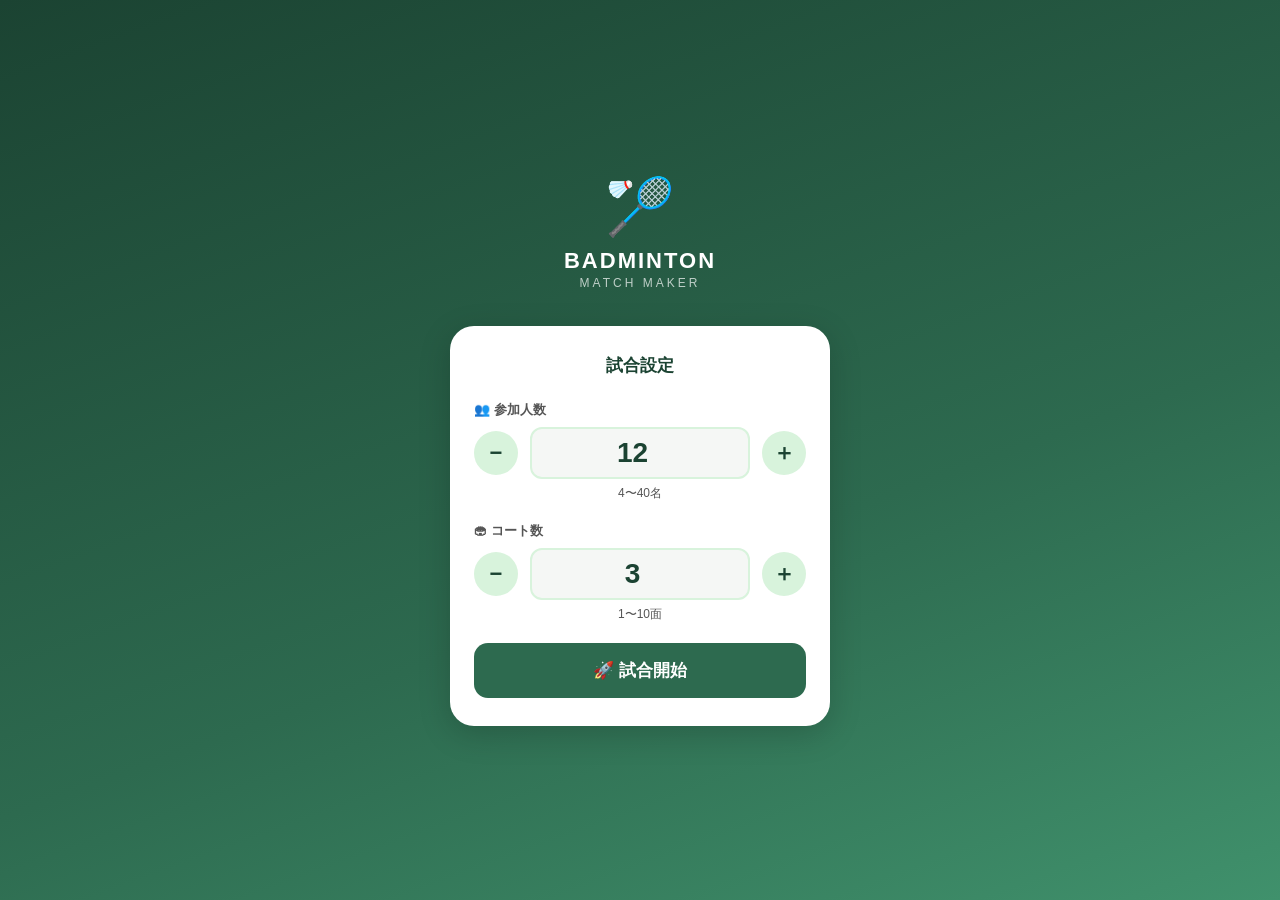
<file: index.html>
<!DOCTYPE html>
<html lang="ja">
<head>
<meta charset="UTF-8">
<meta name="viewport" content="width=device-width, initial-scale=1.0, user-scalable=no">
<meta name="apple-mobile-web-app-capable" content="yes">
<meta name="apple-mobile-web-app-status-bar-style" content="default">
<meta name="apple-mobile-web-app-title" content="Badminton MM">
<meta name="theme-color" content="#2d6a4f">
<title>Badminton Match Maker</title>
<link rel="manifest" href="manifest.json">
<style>
  :root {
    --green-dark: #1b4332;
    --green-main: #2d6a4f;
    --green-mid: #40916c;
    --green-light: #74c69d;
    --green-pale: #d8f3dc;
    --green-court: #e8f5e9;
    --red: #e63946;
    --red-light: #fff0f0;
    --gold: #f4a817;
    --silver: #9e9e9e;
    --bronze: #cd7f32;
    --text: #1a1a2e;
    --text-sub: #555;
    --bg: #f5f7f5;
    --card: #ffffff;
    --radius: 16px;
    --shadow: 0 2px 12px rgba(0,0,0,0.08);
  }
  * { box-sizing: border-box; margin: 0; padding: 0; -webkit-tap-highlight-color: transparent; }
  body { font-family: -apple-system, BlinkMacSystemFont, 'Hiragino Sans', 'Noto Sans JP', sans-serif; background: var(--bg); color: var(--text); min-height: 100dvh; }

  /* ===== SCREENS ===== */
  .screen { display: none; min-height: 100dvh; flex-direction: column; }
  .screen.active { display: flex; }

  /* ===== SETUP SCREEN ===== */
  #screen-setup {
    align-items: center;
    justify-content: center;
    padding: 24px 20px;
    background: linear-gradient(160deg, var(--green-dark) 0%, var(--green-main) 60%, var(--green-mid) 100%);
  }
  .setup-logo { text-align: center; margin-bottom: 36px; }
  .setup-logo .icon { font-size: 56px; margin-bottom: 8px; }
  .setup-logo h1 { font-size: 22px; font-weight: 800; color: #fff; letter-spacing: 2px; }
  .setup-logo p { font-size: 12px; color: rgba(255,255,255,0.7); letter-spacing: 3px; margin-top: 2px; }
  .setup-card {
    background: #fff;
    border-radius: 24px;
    padding: 28px 24px;
    width: 100%;
    max-width: 380px;
    box-shadow: 0 8px 32px rgba(0,0,0,0.18);
  }
  .setup-card h2 { font-size: 17px; font-weight: 700; color: var(--green-dark); margin-bottom: 24px; text-align: center; }
  .input-group { margin-bottom: 20px; }
  .input-group label { display: block; font-size: 13px; font-weight: 600; color: var(--text-sub); margin-bottom: 8px; }
  .input-row { display: flex; align-items: center; gap: 12px; }
  .input-row button {
    width: 44px; height: 44px; border: none; border-radius: 50%;
    background: var(--green-pale); color: var(--green-dark);
    font-size: 22px; font-weight: 700; cursor: pointer;
    display: flex; align-items: center; justify-content: center;
    transition: background 0.15s;
  }
  .input-row button:active { background: var(--green-light); }
  .input-row input {
    flex: 1; text-align: center; font-size: 28px; font-weight: 800;
    border: 2px solid var(--green-pale); border-radius: 12px;
    padding: 8px; color: var(--green-dark); outline: none;
    background: var(--bg);
  }
  .input-row input:focus { border-color: var(--green-mid); }
  .setup-hint { font-size: 12px; color: var(--text-sub); margin-top: 6px; text-align: center; }
  .btn-start {
    width: 100%; padding: 16px;
    background: var(--green-main); color: #fff;
    border: none; border-radius: 14px; font-size: 17px; font-weight: 700;
    cursor: pointer; margin-top: 8px; transition: background 0.15s;
    display: flex; align-items: center; justify-content: center; gap: 8px;
  }
  .btn-start:active { background: var(--green-dark); }

  /* ===== MATCH SCREEN ===== */
  #screen-match { background: var(--bg); }
  .match-header {
    background: #fff;
    padding: 12px 16px 10px;
    display: flex; align-items: center; justify-content: space-between;
    border-bottom: 1px solid #eee;
    position: sticky; top: 0; z-index: 100;
    box-shadow: var(--shadow);
  }
  .header-logo { display: flex; align-items: center; gap: 8px; }
  .header-logo .logo-icon { font-size: 24px; }
  .header-logo .logo-text { font-size: 13px; font-weight: 800; color: var(--green-dark); line-height: 1.2; }
  .header-logo .logo-sub { font-size: 9px; color: var(--text-sub); letter-spacing: 1px; }
  .header-center { display: flex; align-items: center; gap: 8px; }
  .match-nav-btn {
    width: 28px; height: 28px; border: none; background: var(--green-pale);
    border-radius: 50%; cursor: pointer; font-size: 14px; color: var(--green-dark);
    display: flex; align-items: center; justify-content: center;
  }
  .match-title { font-size: 18px; font-weight: 800; color: var(--green-dark); white-space: nowrap; }
  .header-btns { display: flex; gap: 8px; }
  .btn-adjust {
    padding: 7px 12px; border: 2px solid var(--green-main);
    border-radius: 10px; background: #fff; color: var(--green-main);
    font-size: 12px; font-weight: 700; cursor: pointer;
    display: flex; align-items: center; gap: 4px;
    white-space: nowrap;
  }
  .btn-end {
    padding: 7px 12px; border: 2px solid var(--red);
    border-radius: 10px; background: #fff; color: var(--red);
    font-size: 12px; font-weight: 700; cursor: pointer;
    display: flex; align-items: center; gap: 4px;
    white-space: nowrap;
  }

  /* 狭い画面ではロゴの文字を隠してヘッダーを収める
     （これがないと「終了」ボタンが画面の右外に出て押せなくなる） */
  .match-header > * { min-width: 0; }
  @media (max-width: 460px) {
    .match-header { padding: 10px 10px 8px; gap: 6px; }
    .header-logo .logo-text, .header-logo .logo-sub { display: none; }
    .header-center { gap: 4px; }
    .match-title { font-size: 15px; }
    .btn-adjust, .btn-end { padding: 7px 8px; font-size: 11px; gap: 3px; }
  }

  .match-stats {
    margin: 12px 16px 0;
    background: #fff; border-radius: var(--radius);
    padding: 12px 16px;
    display: flex; gap: 0;
    box-shadow: var(--shadow);
  }
  .stat-item { flex: 1; text-align: center; }
  .stat-item + .stat-item { border-left: 1px solid #eee; }
  .stat-icon { font-size: 16px; margin-bottom: 2px; }
  .stat-label { font-size: 10px; color: var(--text-sub); }
  .stat-value { font-size: 22px; font-weight: 800; color: var(--green-dark); }
  .stat-unit { font-size: 12px; color: var(--text-sub); margin-left: 2px; }

  .courts-container { padding: 12px 16px; }
  .courts-grid {
    display: grid;
    grid-template-columns: repeat(2, 1fr);
    gap: 12px;
  }
  .courts-grid.single { grid-template-columns: 1fr; }

  .court-card {
    background: #fff; border-radius: var(--radius);
    box-shadow: var(--shadow); overflow: hidden;
    border: 2px solid transparent;
    transition: border-color 0.2s;
  }
  .court-card.decided { border-color: var(--green-light); }
  .court-header {
    background: var(--green-main); color: #fff;
    text-align: center; padding: 7px;
    font-size: 13px; font-weight: 700; letter-spacing: 1px;
  }
  .court-body { padding: 10px; }

  .court-field {
    background: var(--green-court);
    border-radius: 10px;
    padding: 8px;
    position: relative;
  }
  .field-side { text-align: center; }
  .field-side-label { font-size: 10px; color: var(--text-sub); margin-bottom: 6px; font-weight: 600; }
  .field-players { display: flex; gap: 6px; justify-content: center; }
  .player-num {
    width: 44px; height: 44px;
    background: #fff; border-radius: 10px;
    display: flex; align-items: center; justify-content: center;
    font-size: 20px; font-weight: 900; color: var(--green-dark);
    box-shadow: 0 2px 6px rgba(0,0,0,0.1);
    border: 2px solid transparent;
  }
  .player-num.winner { background: var(--green-pale); border-color: var(--green-mid); color: var(--green-dark); }

  .court-net {
    display: flex; align-items: center; gap: 6px;
    margin: 8px 0;
  }
  .net-line { flex: 1; height: 3px; background: repeating-linear-gradient(90deg, #888 0 4px, transparent 4px 8px); border-radius: 2px; }
  .net-post { width: 6px; height: 18px; background: #888; border-radius: 2px; }
  .vs-badge {
    width: 28px; height: 28px; background: var(--green-main); color: #fff;
    border-radius: 50%; font-size: 10px; font-weight: 800;
    display: flex; align-items: center; justify-content: center;
    flex-shrink: 0;
  }

  .court-win-btns { display: flex; gap: 6px; margin-top: 10px; }
  .btn-win {
    flex: 1; padding: 9px 4px;
    border: 2px solid var(--green-light); border-radius: 10px;
    background: #fff; color: var(--green-main);
    font-size: 12px; font-weight: 700; cursor: pointer;
    transition: all 0.15s; text-align: center;
  }
  .btn-win:active { transform: scale(0.97); }
  .btn-win.selected { background: var(--green-main); color: #fff; border-color: var(--green-main); }
  .decided-badge {
    text-align: center; margin-top: 8px;
    font-size: 12px; color: var(--green-mid); font-weight: 600;
  }

  /* Rest section */
  .rest-section {
    margin: 0 16px 12px;
    background: #fff; border-radius: var(--radius);
    padding: 12px 16px; box-shadow: var(--shadow);
  }
  .rest-header { display: flex; align-items: center; justify-content: space-between; margin-bottom: 8px; }
  .rest-title { font-size: 13px; font-weight: 700; color: var(--text); display: flex; align-items: center; gap: 6px; }
  .rest-hint { font-size: 10px; color: var(--text-sub); display: flex; align-items: center; gap: 4px; }
  .rest-players { display: flex; flex-wrap: wrap; gap: 8px; }
  .rest-player {
    width: 36px; height: 36px; background: var(--green-pale);
    border-radius: 8px; display: flex; align-items: center; justify-content: center;
    font-size: 15px; font-weight: 800; color: var(--green-dark);
  }
  .rest-empty { font-size: 13px; color: var(--text-sub); }
  .rest-notice {
    margin-top: 8px; padding: 8px 10px; border-radius: 8px;
    background: rgba(255, 176, 32, 0.12); border: 1px solid rgba(255, 176, 32, 0.35);
    font-size: 11px; line-height: 1.5; color: var(--text);
  }

  /* Ranking section */
  .ranking-section {
    margin: 0 16px 100px;
    background: #fff; border-radius: var(--radius);
    padding: 14px 16px; box-shadow: var(--shadow);
  }
  .ranking-title { font-size: 14px; font-weight: 700; color: var(--text); margin-bottom: 14px; display: flex; align-items: center; gap: 6px; }
  .top3 { display: flex; gap: 10px; margin-bottom: 14px; }
  .top3-item {
    flex: 1; border-radius: 14px; padding: 12px 6px;
    text-align: center;
    border: 2px solid #eee;
  }
  .top3-item.rank1 { border-color: var(--gold); background: #fffbe6; }
  .top3-item.rank2 { border-color: var(--silver); background: #f8f8f8; }
  .top3-item.rank3 { border-color: var(--bronze); background: #fff6ee; }
  .top3-rank { font-size: 10px; font-weight: 700; margin-bottom: 4px; }
  .rank1 .top3-rank { color: var(--gold); }
  .rank2 .top3-rank { color: var(--silver); }
  .rank3 .top3-rank { color: var(--bronze); }
  .top3-crown { font-size: 18px; margin-bottom: 2px; }
  .top3-num { font-size: 28px; font-weight: 900; color: var(--green-dark); }
  .top3-rate { font-size: 11px; font-weight: 700; color: var(--text-sub); margin-top: 2px; }
  .top3-record { font-size: 10px; color: var(--text-sub); }

  .rank-list { border-top: 1px solid #eee; padding-top: 10px; }
  .rank-row {
    display: flex; align-items: center; padding: 6px 0;
    border-bottom: 1px solid #f5f5f5;
    font-size: 13px;
  }
  .rank-pos { width: 36px; color: var(--text-sub); font-size: 12px; }
  .rank-player { width: 36px; font-weight: 800; color: var(--green-dark); font-size: 15px; text-align: center; }
  .rank-rate { flex: 1; color: var(--text-sub); text-align: right; font-size: 12px; }
  .rank-record { width: 90px; color: var(--text-sub); text-align: right; font-size: 12px; }

  /* Bottom nav */
  .bottom-nav {
    position: fixed; bottom: 0; left: 0; right: 0;
    display: flex; gap: 10px; padding: 12px 16px;
    background: var(--bg);
    border-top: 1px solid #ddd;
    z-index: 100;
  }
  .btn-prev {
    flex: 1; padding: 14px;
    background: #fff; color: var(--text);
    border: 2px solid #ddd; border-radius: 14px;
    font-size: 14px; font-weight: 700; cursor: pointer;
    display: flex; align-items: center; justify-content: center; gap: 6px;
  }
  .btn-next {
    flex: 2; padding: 14px;
    background: var(--green-main); color: #fff;
    border: none; border-radius: 14px;
    font-size: 15px; font-weight: 700; cursor: pointer;
    display: flex; align-items: center; justify-content: center; gap: 6px;
    box-shadow: 0 4px 14px rgba(45,106,79,0.35);
  }
  .btn-next:active { background: var(--green-dark); }

  /* ===== MODAL ===== */
  .modal-overlay {
    display: none; position: fixed; inset: 0;
    background: rgba(0,0,0,0.5); z-index: 200;
    align-items: flex-end; justify-content: center;
  }
  .modal-overlay.active { display: flex; }
  .modal {
    background: #fff; border-radius: 24px 24px 0 0;
    width: 100%; max-height: 85dvh; overflow-y: auto;
    padding: 20px 20px 40px;
  }
  .modal-handle { width: 40px; height: 4px; background: #ddd; border-radius: 2px; margin: 0 auto 16px; }
  .modal-title { font-size: 17px; font-weight: 800; color: var(--green-dark); margin-bottom: 6px; }
  .modal-subtitle { font-size: 12px; color: var(--text-sub); margin-bottom: 20px; }

  .player-grid { display: grid; grid-template-columns: repeat(5, 1fr); gap: 8px; margin-bottom: 24px; }
  .player-chip {
    aspect-ratio: 1; border-radius: 12px;
    display: flex; align-items: center; justify-content: center;
    font-size: 16px; font-weight: 800;
    cursor: pointer; transition: all 0.15s;
    border: 2px solid var(--green-pale);
    background: var(--green-pale); color: var(--green-dark);
    position: relative;
  }
  .player-chip.inactive {
    background: #f5f5f5; border-color: #ddd; color: #bbb;
    text-decoration: line-through;
  }
  .player-chip .chip-check {
    position: absolute; top: 2px; right: 2px;
    font-size: 9px; color: var(--green-mid);
  }
  .modal-add-section { margin-bottom: 20px; }
  .modal-add-section label { font-size: 13px; font-weight: 600; color: var(--text-sub); display: block; margin-bottom: 8px; }
  .add-player-row { display: flex; gap: 8px; }
  .add-player-row input {
    flex: 1; padding: 10px 14px; border: 2px solid var(--green-pale);
    border-radius: 12px; font-size: 16px; font-weight: 700;
    color: var(--green-dark); outline: none; background: var(--bg);
    text-align: center;
  }
  .add-player-row input:focus { border-color: var(--green-mid); }
  .btn-add-player {
    padding: 10px 18px; background: var(--green-main); color: #fff;
    border: none; border-radius: 12px; font-size: 14px; font-weight: 700;
    cursor: pointer;
  }
  .modal-apply {
    width: 100%; padding: 15px;
    background: var(--green-main); color: #fff;
    border: none; border-radius: 14px; font-size: 16px; font-weight: 700;
    cursor: pointer; margin-top: 8px;
  }
  .modal-close {
    width: 100%; padding: 12px;
    background: #f5f5f5; color: var(--text-sub);
    border: none; border-radius: 14px; font-size: 14px; font-weight: 600;
    cursor: pointer; margin-top: 8px;
  }

  /* ===== HISTORY MODAL ===== */
  .history-round { margin-bottom: 20px; }
  .history-round-title { font-size: 14px; font-weight: 700; color: var(--green-dark); margin-bottom: 8px; border-bottom: 2px solid var(--green-pale); padding-bottom: 4px; }
  .history-court { background: var(--bg); border-radius: 10px; padding: 10px 12px; margin-bottom: 8px; }
  .history-court-name { font-size: 11px; font-weight: 700; color: var(--text-sub); margin-bottom: 4px; }
  .history-match { display: flex; align-items: center; gap: 8px; font-size: 14px; }
  .history-pair { display: flex; gap: 4px; align-items: center; }
  .history-pnum {
    width: 28px; height: 28px; border-radius: 6px;
    background: var(--green-pale); color: var(--green-dark);
    display: flex; align-items: center; justify-content: center;
    font-size: 13px; font-weight: 800;
  }
  .history-pnum.win { background: var(--green-main); color: #fff; }
  .history-vs { font-size: 11px; color: var(--text-sub); font-weight: 700; }
  .history-rest { font-size: 12px; color: var(--text-sub); margin-top: 4px; }

  /* ===== FINAL SCREEN ===== */
  #screen-final {
    background: linear-gradient(160deg, var(--green-dark), var(--green-main));
    min-height: 100dvh; padding: 32px 20px 40px;
  }
  .final-header { text-align: center; margin-bottom: 32px; }
  .final-header h1 { font-size: 26px; font-weight: 900; color: #fff; }
  .final-header p { font-size: 14px; color: rgba(255,255,255,0.8); margin-top: 4px; }
  .final-card { background: #fff; border-radius: 20px; padding: 24px; margin-bottom: 16px; }
  .final-top3 { display: flex; gap: 10px; margin-bottom: 20px; }
  .final-top3-item { flex: 1; border-radius: 16px; padding: 16px 8px; text-align: center; border: 2px solid #eee; }
  .final-top3-item.rank1 { border-color: var(--gold); background: #fffbe6; }
  .final-top3-item.rank2 { border-color: var(--silver); background: #f8f8f8; }
  .final-top3-item.rank3 { border-color: var(--bronze); background: #fff6ee; }
  .final-crown { font-size: 24px; }
  .final-rank-label { font-size: 11px; font-weight: 700; margin: 4px 0; }
  .rank1 .final-rank-label { color: var(--gold); }
  .rank2 .final-rank-label { color: var(--silver); }
  .rank3 .final-rank-label { color: var(--bronze); }
  .final-num { font-size: 36px; font-weight: 900; color: var(--green-dark); }
  .final-rate { font-size: 13px; font-weight: 700; color: var(--text-sub); }
  .final-record { font-size: 11px; color: var(--text-sub); }
  .final-all-title { font-size: 14px; font-weight: 700; color: var(--text); margin-bottom: 10px; }
  .final-restart {
    width: 100%; padding: 16px;
    background: var(--green-main); color: #fff;
    border: none; border-radius: 14px; font-size: 16px; font-weight: 700;
    cursor: pointer; display: flex; align-items: center; justify-content: center; gap: 8px;
  }

  /* ===== TOAST ===== */
  .toast {
    position: fixed; bottom: 90px; left: 50%; transform: translateX(-50%) translateY(20px);
    background: rgba(0,0,0,0.8); color: #fff;
    padding: 10px 20px; border-radius: 20px; font-size: 13px; font-weight: 600;
    opacity: 0; transition: all 0.3s; z-index: 300; white-space: nowrap;
    pointer-events: none;
  }
  .toast.show { opacity: 1; transform: translateX(-50%) translateY(0); }

  /* ===== ANIMATIONS ===== */
  @keyframes fadeIn { from { opacity: 0; transform: translateY(8px); } to { opacity: 1; transform: translateY(0); } }
  .court-card { animation: fadeIn 0.3s ease both; }
</style>
</head>
<body>

<!-- ===== SETUP SCREEN ===== -->
<div id="screen-setup" class="screen active">
  <div class="setup-logo">
    <div class="icon">🏸</div>
    <h1>BADMINTON</h1>
    <p>MATCH MAKER</p>
  </div>
  <div class="setup-card">
    <h2>試合設定</h2>
    <div class="input-group">
      <label>👥 参加人数</label>
      <div class="input-row">
        <button onclick="adjustSetup('players', -1)">−</button>
        <input type="number" id="input-players" value="12" min="4" max="40" inputmode="numeric">
        <button onclick="adjustSetup('players', 1)">＋</button>
      </div>
      <div class="setup-hint">4〜40名</div>
    </div>
    <div class="input-group">
      <label>🏟 コート数</label>
      <div class="input-row">
        <button onclick="adjustSetup('courts', -1)">−</button>
        <input type="number" id="input-courts" value="3" min="1" max="10" inputmode="numeric">
        <button onclick="adjustSetup('courts', 1)">＋</button>
      </div>
      <div class="setup-hint">1〜10面</div>
    </div>
    <button class="btn-start" onclick="startGame()">🚀 試合開始</button>
  </div>
</div>

<!-- ===== MATCH SCREEN ===== -->
<div id="screen-match" class="screen">
  <div class="match-header">
    <div class="header-logo">
      <div class="logo-icon">🏸</div>
      <div>
        <div class="logo-text">BADMINTON</div>
        <div class="logo-sub">MATCH MAKER</div>
      </div>
    </div>
    <div class="header-center">
      <button class="match-nav-btn" onclick="navigateMatch(-1)">◀</button>
      <div class="match-title" id="match-title">1試合目</div>
      <button class="match-nav-btn" onclick="navigateMatch(1)">▶</button>
    </div>
    <div class="header-btns">
      <button class="btn-adjust" onclick="openAdjust()">👤 人数調整</button>
      <button class="btn-end" onclick="endGame()">⏻ 終了</button>
    </div>
  </div>

  <div class="match-stats" id="match-stats"></div>

  <div class="courts-container">
    <div class="courts-grid" id="courts-grid"></div>
  </div>

  <div class="rest-section" id="rest-section" style="display:none"></div>

  <div class="ranking-section" id="ranking-section"></div>

  <div class="bottom-nav">
    <button class="btn-prev" onclick="openHistory()">📊 前の試合の結果</button>
    <button class="btn-next" onclick="nextMatch()">→ 次の試合へ</button>
  </div>
</div>

<!-- ===== FINAL SCREEN ===== -->
<div id="screen-final" class="screen">
  <div class="final-header">
    <div style="font-size:48px;margin-bottom:8px">🏆</div>
    <h1>最終結果</h1>
    <p id="final-subtitle"></p>
  </div>
  <div class="final-card">
    <div class="final-top3" id="final-top3"></div>
    <div class="final-all-title">🏅 全員ランキング</div>
    <div id="final-all-ranking"></div>
  </div>
  <button class="final-restart" onclick="restartGame()">🔄 最初からやり直す</button>
</div>

<!-- ===== MODALS ===== -->
<div class="modal-overlay" id="modal-adjust">
  <div class="modal">
    <div class="modal-handle"></div>
    <div class="modal-title">👤 人数調整</div>
    <div class="modal-subtitle">タップで参加/不参加を切り替え。＋で新しい番号を追加。</div>
    <div class="player-grid" id="adjust-grid"></div>
    <div class="modal-add-section">
      <label>🏟 コート数（現在 <span id="modal-courts-display"></span>面）</label>
      <div class="input-row">
        <button onclick="adjustModalCourts(-1)">−</button>
        <input type="number" id="modal-courts" value="1" min="1" max="10" inputmode="numeric">
        <button onclick="adjustModalCourts(1)">＋</button>
      </div>
    </div>
    <div class="modal-add-section">
      <label>新しい参加者を追加（番号を自動割り当て）</label>
      <div class="add-player-row">
        <input type="number" id="add-count" value="1" min="1" max="10" inputmode="numeric" placeholder="追加人数">
        <button class="btn-add-player" onclick="addPlayers()">＋追加</button>
      </div>
    </div>
    <button class="modal-apply" onclick="applyAdjust()">✅ この設定で次の試合を組む</button>
    <button class="modal-close" onclick="closeModal('modal-adjust')">キャンセル</button>
  </div>
</div>

<div class="modal-overlay" id="modal-confirm">
  <div class="modal">
    <div class="modal-handle"></div>
    <div class="modal-title" id="confirm-title"></div>
    <div class="modal-subtitle" id="confirm-message"></div>
    <button class="modal-apply" id="confirm-ok"></button>
    <button class="modal-close" onclick="closeModal('modal-confirm')">キャンセル</button>
  </div>
</div>

<div class="modal-overlay" id="modal-history">
  <div class="modal">
    <div class="modal-handle"></div>
    <div class="modal-title">📊 前の試合の結果</div>
    <div style="margin-bottom:16px;font-size:12px;color:var(--text-sub)">緑の数字が勝ちペア</div>
    <div id="history-content"></div>
    <button class="modal-close" onclick="closeModal('modal-history')">閉じる</button>
  </div>
</div>

<div class="toast" id="toast"></div>

<script>
// ===== STATE =====
let state = {
  players: [],          // { id, active }
  courts: 0,
  matchIndex: 0,
  matches: [],          // [{ courts:[{back:[a,b], front:[c,d]}], rest:[], results:[null|'back'|'front'] }]
  wins: {},             // { playerId: wins }
  games: {},            // { playerId: games }
  pairHistory: {},      // "a-b" -> count (ペア履歴)
  opponentHistory: {},  // "a-b" -> count (対戦相手履歴)
  restHistory: [],      // per match: [playerId, ...]
  viewingIndex: 0,
};

function save() {
  try { localStorage.setItem('bm_state', JSON.stringify(state)); } catch(e) {}
}
function load() {
  try {
    const s = localStorage.getItem('bm_state');
    if (s) { state = JSON.parse(s); return true; }
  } catch(e) {}
  return false;
}

// ===== SETUP =====
function adjustSetup(type, delta) {
  const el = document.getElementById('input-' + (type === 'players' ? 'players' : 'courts'));
  let v = parseInt(el.value) || 0;
  if (type === 'players') v = Math.max(4, Math.min(40, v + delta));
  else v = Math.max(1, Math.min(10, v + delta));
  el.value = v;
}

function startGame() {
  const n = parseInt(document.getElementById('input-players').value) || 12;
  const c = parseInt(document.getElementById('input-courts').value) || 3;
  if (n < 4) { showToast('参加者は4名以上必要です'); return; }
  if (c < 1) { showToast('コートは1面以上必要です'); return; }

  state = {
    players: Array.from({length: n}, (_, i) => ({ id: i + 1, active: true })),
    courts: c,
    matchIndex: 0,
    matches: [],
    wins: {},
    games: {},
    pairHistory: {},
    opponentHistory: {},
    lastPlayedMatchIndex: {}, // 各プレイヤーが最後に出た試合番号
    restHistory: [],
    viewingIndex: 0,
  };
  for (let i = 1; i <= n; i++) { state.wins[i] = 0; state.games[i] = 0; state.lastPlayedMatchIndex[i] = -1; }

  generateNextMatch();
  save();
  showScreen('match');
  renderMatch();
}

// ===== MATCH GENERATION =====
function getActivePlayers() {
  return state.players.filter(p => p.active).map(p => p.id);
}

function generateNextMatch() {
  const active = getActivePlayers();
  const maxCourts = Math.min(state.courts, Math.floor(active.length / 4));
  const playing = maxCourts * 4;
  const restCount = active.length - playing;

  // Decide who rests（連続出場が長い人から順に休ませる）
  const rest = selectRestPlayers(active, restCount);
  state.restHistory.push(rest);

  const playingPlayers = active.filter(p => !rest.includes(p));
  const shuffled = shuffle([...playingPlayers]);

  // Assign to courts trying to avoid repeated pairs
  const courtAssignments = assignCourts(shuffled, maxCourts);

  const match = {
    courts: courtAssignments,
    rest: rest,
    results: Array(maxCourts).fill(null),
  };
  state.matches.push(match);
  state.matchIndex = state.matches.length - 1;
  state.viewingIndex = state.matchIndex;
}

function assignCourts(players, numCourts) {
  let best = null;
  let bestScore = Infinity;

  for (let attempt = 0; attempt < 300; attempt++) {
    const arr = shuffle([...players]);
    let score = 0;
    const courts = [];
    for (let i = 0; i < numCourts; i++) {
      const back  = [arr[i*4],   arr[i*4+1]];
      const front = [arr[i*4+2], arr[i*4+3]];
      const group4 = [arr[i*4], arr[i*4+1], arr[i*4+2], arr[i*4+3]];

      // ペア重複ペナルティ
      score += getPairScore(back[0], back[1]) + getPairScore(front[0], front[1]);
      // 同じ4人が同コートに連続で入るペナルティ（最重要）
      score += getGroupScore(group4) * 20;
      // 対戦相手重複ペナルティ
      score += getOpponentScore(back, front);

      courts.push({ back, front });
    }
    if (score < bestScore) {
      bestScore = score;
      best = courts;
    }
    if (score === 0) break;
  }
  return best;
}

// 同じ4人組が直近2試合で同コートにいたか
function getGroupScore(group4) {
  if (state.matches.length === 0) return 0;
  const sorted = [...group4].sort((a,b) => a-b).join('-');
  let score = 0;
  const checkCount = Math.min(2, state.matches.length);
  for (let i = 0; i < checkCount; i++) {
    const match = state.matches[state.matches.length - 1 - i];
    for (const court of match.courts) {
      const g = [...court.back, ...court.front].sort((a,b) => a-b).join('-');
      if (g === sorted) score += (i === 0) ? 1 : 0.3;
    }
  }
  return score;
}

function getPairScore(a, b) {
  const key = [a, b].sort((x, y) => x - y).join('-');
  return state.pairHistory[key] || 0;
}

// 対戦相手（ネット越し）の重複スコア
function getOpponentScore(back, front) {
  let score = 0;
  back.forEach(a => front.forEach(b => {
    const key = [a,b].sort((x,y)=>x-y).join('-');
    score += (state.opponentHistory[key] || 0) * 0.5;
  }));
  return score;
}

// ===== 休む人の選出 =====
// ルールは2つだけ。どちらも「連続出場数の多い人から順に休ませる」だけで自動的に満たされる。
//   ルールA: 2試合続けて休まない
//     → 直前に休んだ人は連続出場0なので優先度が最下位になり、自動的に選ばれない
//   ルールB: MAX_CONSECUTIVE_PLAY 試合を超えて連続出場しない
//     → 連続出場が最大の人が最優先で休みになるので、上限を超える前に必ず休みが入る
//
// 【成立条件】休みの人数をR、参加人数をNとすると
//   ルールA … R <= N/2（休みが多すぎると2連続休みは避けられない）
//   ルールB … R >= N/4（休みが少なすぎると4連続出場する人が必ず出る）
// 例）11人2コート → 稼働8人・休み3人。N/4 = 2.75 <= 3 <= 5.5 なので両立可能。
// 条件を外れる人数のときは restRuleNotice() が画面に注意書きを出す。
const MAX_CONSECUTIVE_PLAY = 3; // 連続出場の上限（これを超えたら必ず休み）

// その人が直近何試合連続で出場しているか
function getPlayStreak(playerId) {
  let streak = 0;
  for (let i = state.matches.length - 1; i >= 0; i--) {
    const played = state.matches[i].courts.some(
      c => c.back.includes(playerId) || c.front.includes(playerId)
    );
    if (!played) break;
    streak++;
  }
  return streak;
}

// その人がこれまで何回休んだか（同じ連続出場数のときの公平さ調整に使う）
function getTotalRestCount(playerId) {
  let count = 0;
  for (const m of state.matches) {
    if (m.rest && m.rest.includes(playerId)) count++;
  }
  return count;
}

function selectRestPlayers(active, restCount) {
  if (restCount <= 0) return [];

  const streak = {};
  const rested = {};
  active.forEach(p => { streak[p] = getPlayStreak(p); rested[p] = getTotalRestCount(p); });

  // 連続出場数ごとにグループ分けし、多い順に休ませていく
  const groups = {};
  active.forEach(p => { (groups[streak[p]] = groups[streak[p]] || []).push(p); });
  const levels = Object.keys(groups).map(Number).sort((a, b) => b - a);

  const rest = [];
  for (const lv of levels) {
    if (rest.length >= restCount) break;
    // 同じ連続出場数の中では「これまで休んだ回数が少ない人」を優先。さらに同数ならランダム
    const g = shuffle([...groups[lv]]).sort((a, b) => rested[a] - rested[b]);
    for (const p of g) {
      if (rest.length >= restCount) break;
      rest.push(p);
    }
  }
  return rest;
}

// 今の人数・コート数でルールを守り切れるかの判定（守れないときだけ文言を返す）
function restRuleNotice() {
  const active = getActivePlayers();
  const maxCourts = Math.min(state.courts, Math.floor(active.length / 4));
  const playing = maxCourts * 4;
  const restCount = active.length - playing;
  if (restCount <= 0) {
    return `⚠️ 全員が毎試合出場するため、連続出場の上限は適用できません`;
  }
  if (restCount > playing) {
    return `⚠️ 休みが多すぎるため、2試合続けて休む人が出ます（コートを増やすと解消します）`;
  }
  if (restCount * (MAX_CONSECUTIVE_PLAY + 1) < active.length) {
    const need = Math.ceil(playing * (MAX_CONSECUTIVE_PLAY + 1) / MAX_CONSECUTIVE_PLAY);
    return `⚠️ この人数では${MAX_CONSECUTIVE_PLAY}連続出場を超える人が出ます（${playing}人稼働なら${need}人以上必要）`;
  }
  return '';
}

// ペア・対戦相手の履歴を記録
function recordMatchHistory(courts) {
  const matchIdx = state.matchIndex;
  if (!state.lastPlayedMatchIndex) state.lastPlayedMatchIndex = {};
  courts.forEach(c => {
    incPair(c.back[0], c.back[1]);
    incPair(c.front[0], c.front[1]);
    // 出場記録を更新
    [...c.back, ...c.front].forEach(p => {
      state.lastPlayedMatchIndex[p] = matchIdx;
    });
    c.back.forEach(a => c.front.forEach(b => {
      const key = [a,b].sort((x,y)=>x-y).join('-');
      state.opponentHistory[key] = (state.opponentHistory[key] || 0) + 1;
    }));
  });
}

function incPair(a, b) {
  const key = [a, b].sort((x, y) => x - y).join('-');
  state.pairHistory[key] = (state.pairHistory[key] || 0) + 1;
}

function shuffle(arr) {
  for (let i = arr.length - 1; i > 0; i--) {
    const j = Math.floor(Math.random() * (i + 1));
    [arr[i], arr[j]] = [arr[j], arr[i]];
  }
  return arr;
}

// ===== RENDER =====
function renderMatch() {
  const match = state.matches[state.viewingIndex];
  if (!match) return;

  const isLatest = state.viewingIndex === state.matchIndex;
  document.getElementById('match-title').textContent = `${state.viewingIndex + 1}試合目`;

  // Stats
  const active = getActivePlayers();
  const restCount = match.rest.length;
  const statsEl = document.getElementById('match-stats');
  statsEl.innerHTML = `
    <div class="stat-item">
      <div class="stat-icon">👥</div>
      <div class="stat-label">参加人数</div>
      <div><span class="stat-value">${state.players.filter(p=>p.active).length}</span><span class="stat-unit">名</span></div>
    </div>
    <div class="stat-item">
      <div class="stat-icon">🏟</div>
      <div class="stat-label">コート数</div>
      <div><span class="stat-value">${match.courts.length}</span><span class="stat-unit">面</span></div>
    </div>
    <div class="stat-item">
      <div class="stat-icon">☕</div>
      <div class="stat-label">休み</div>
      <div><span class="stat-value">${restCount}</span><span class="stat-unit">名</span></div>
    </div>
  `;

  // Courts
  const grid = document.getElementById('courts-grid');
  grid.innerHTML = '';
  grid.className = 'courts-grid' + (match.courts.length === 1 ? ' single' : '');

  match.courts.forEach((court, i) => {
    const result = match.results[i];
    const decided = result !== null;
    const div = document.createElement('div');
    div.className = 'court-card' + (decided ? ' decided' : '');
    div.style.animationDelay = (i * 0.05) + 's';

    const backWin = result === 'back';
    const frontWin = result === 'front';

    div.innerHTML = `
      <div class="court-header">コート ${i + 1}</div>
      <div class="court-body">
        <div class="court-field">
          <div class="field-side">
            <div class="field-side-label">奥側ペア</div>
            <div class="field-players">
              <div class="player-num ${backWin ? 'winner' : ''}">${court.back[0]}</div>
              <div class="player-num ${backWin ? 'winner' : ''}">${court.back[1]}</div>
            </div>
          </div>
          <div class="court-net">
            <div class="net-post"></div>
            <div class="net-line"></div>
            <div class="vs-badge">VS</div>
            <div class="net-line"></div>
            <div class="net-post"></div>
          </div>
          <div class="field-side">
            <div class="field-side-label">手前ペア</div>
            <div class="field-players">
              <div class="player-num ${frontWin ? 'winner' : ''}">${court.front[0]}</div>
              <div class="player-num ${frontWin ? 'winner' : ''}">${court.front[1]}</div>
            </div>
          </div>
        </div>
        ${isLatest ? `
        <div class="court-win-btns">
          <button class="btn-win ${backWin ? 'selected' : ''}" onclick="recordWin(${i}, 'back')">奥側ペアが勝ち</button>
          <button class="btn-win ${frontWin ? 'selected' : ''}" onclick="recordWin(${i}, 'front')">手前ペアが勝ち</button>
        </div>
        ${decided ? '<div class="decided-badge">✅ 結果登録済み</div>' : '<div style="text-align:center;margin-top:6px;font-size:11px;color:#bbb">勝ったペアを選択</div>'}
        ` : `
        ${decided ? '<div class="decided-badge">✅ ' + (backWin ? '奥側ペアが勝ち' : '手前ペアが勝ち') + '</div>' : '<div style="text-align:center;margin-top:8px;font-size:11px;color:#bbb">未登録</div>'}
        `}
      </div>
    `;
    grid.appendChild(div);
  });

  // Rest
  const restEl = document.getElementById('rest-section');
  const notice = isLatest ? restRuleNotice() : '';
  if (match.rest.length > 0) {
    restEl.style.display = 'block';
    restEl.innerHTML = `
      <div class="rest-header">
        <div class="rest-title">☕ 今回の休み（${match.rest.length}名）</div>
        <div class="rest-hint">🔄 2連続の休みなし／最大${MAX_CONSECUTIVE_PLAY}連続出場まで</div>
      </div>
      <div class="rest-players">
        ${match.rest.map(p => `<div class="rest-player">${p}</div>`).join('')}
      </div>
      ${notice ? `<div class="rest-notice">${notice}</div>` : ''}
    `;
  } else {
    restEl.style.display = notice ? 'block' : 'none';
    restEl.innerHTML = notice ? `<div class="rest-notice">${notice}</div>` : '';
  }

  // Ranking
  renderRanking();
}

function renderRanking() {
  const el = document.getElementById('ranking-section');
  const ranked = getRanked();
  const top3 = ranked.slice(0, 3);
  const rest = ranked.slice(3);

  const crowns = ['👑', '🥈', '🥉'];
  const rankClass = ['rank1', 'rank2', 'rank3'];
  const rankLabel = ['1位', '2位', '3位'];

  let top3HTML = top3.map((p, i) => `
    <div class="top3-item ${rankClass[i]}">
      <div class="top3-crown">${crowns[i]}</div>
      <div class="top3-rank">${rankLabel[i]}</div>
      <div class="top3-num">${p.id}</div>
      <div class="top3-rate">勝率 ${p.rate.toFixed(3)}</div>
      <div class="top3-record">${p.wins}勝 / ${p.losses}敗</div>
    </div>
  `).join('');

  let listHTML = rest.map((p, i) => `
    <div class="rank-row">
      <div class="rank-pos">${i + 4}位</div>
      <div class="rank-player">${p.id}</div>
      <div class="rank-rate">勝率 ${p.rate.toFixed(3)}</div>
      <div class="rank-record">${p.wins}勝 / ${p.losses}敗</div>
    </div>
  `).join('');

  el.innerHTML = `
    <div class="ranking-title">🏆 個人勝率ランキング</div>
    ${top3.length > 0 ? `<div class="top3">${top3HTML}</div>` : ''}
    ${rest.length > 0 ? `<div class="rank-list">${listHTML}</div>` : ''}
    ${ranked.length === 0 ? '<div style="text-align:center;color:var(--text-sub);font-size:14px;padding:20px 0">まだ結果がありません</div>' : ''}
  `;
}

function getRanked() {
  return state.players
    .filter(p => p.active || state.games[p.id] > 0)
    .map(p => {
      const wins = state.wins[p.id] || 0;
      const games = state.games[p.id] || 0;
      const losses = games - wins;
      const rate = games > 0 ? wins / games : 0;
      return { id: p.id, wins, losses, games, rate };
    })
    .filter(p => p.games > 0)
    .sort((a, b) => {
      if (b.rate !== a.rate) return b.rate - a.rate;
      if (b.wins !== a.wins) return b.wins - a.wins;
      return a.id - b.id;
    });
}

// ===== ACTIONS =====
function recordWin(courtIndex, side) {
  if (state.viewingIndex !== state.matchIndex) return;
  const match = state.matches[state.matchIndex];
  const prev = match.results[courtIndex];

  // Undo previous
  if (prev !== null) {
    const court = match.courts[courtIndex];
    const prevWinners = prev === 'back' ? court.back : court.front;
    const prevLosers = prev === 'back' ? court.front : court.back;
    prevWinners.forEach(p => { state.wins[p]--; state.games[p]--; });
    prevLosers.forEach(p => { state.games[p]--; });
  }

  // Record new
  match.results[courtIndex] = side;
  const court = match.courts[courtIndex];
  const winners = side === 'back' ? court.back : court.front;
  const losers = side === 'back' ? court.front : court.back;
  winners.forEach(p => { state.wins[p] = (state.wins[p] || 0) + 1; state.games[p] = (state.games[p] || 0) + 1; });
  losers.forEach(p => { state.games[p] = (state.games[p] || 0) + 1; });

  save();
  renderMatch();
}

function nextMatch() {
  // If viewing older match, just go to latest
  if (state.viewingIndex < state.matchIndex) {
    state.viewingIndex = state.matchIndex;
    renderMatch();
    return;
  }

  const match = state.matches[state.matchIndex];
  // Check if all results entered
  const unresolved = match.results.filter(r => r === null).length;
  if (unresolved > 0) {
    showToast(`まだ ${unresolved} コートの結果が未登録です`);
  }

  // Record pairs before generating new match
  recordMatchHistory(match.courts);

  generateNextMatch();
  save();
  renderMatch();

  // Scroll to top
  document.querySelector('.courts-container').scrollIntoView({ behavior: 'smooth', block: 'start' });
}

function navigateMatch(delta) {
  const newIndex = state.viewingIndex + delta;
  if (newIndex < 0 || newIndex >= state.matches.length) return;
  state.viewingIndex = newIndex;
  renderMatch();
}

// ブラウザ標準の confirm() は、Webページとして公開したとき（サンドボックス内）に
// ダイアログが出ずに必ず false を返す＝ボタンを押しても何も起きない。
// そのため自前の確認ダイアログを使う。
function askConfirm(title, message, okLabel, onOk) {
  document.getElementById('confirm-title').textContent = title;
  document.getElementById('confirm-message').textContent = message;
  const ok = document.getElementById('confirm-ok');
  ok.textContent = okLabel;
  ok.onclick = () => { closeModal('modal-confirm'); onOk(); };
  openModal('modal-confirm');
}

function endGame() {
  askConfirm('⏻ 試合を終了', '最終結果を表示します。よろしいですか？', '✅ 終了して結果を見る', () => {
    showFinal();
  });
}

// ===== ADJUST =====
function openAdjust() {
  const grid = document.getElementById('adjust-grid');
  grid.innerHTML = '';
  state.players.forEach(p => {
    const div = document.createElement('div');
    div.className = 'player-chip' + (p.active ? '' : ' inactive');
    div.dataset.id = p.id;
    div.innerHTML = p.id + (p.active ? '<span class="chip-check">✓</span>' : '');
    div.onclick = () => {
      div.classList.toggle('inactive');
      div.innerHTML = p.id + (div.classList.contains('inactive') ? '' : '<span class="chip-check">✓</span>');
    };
    grid.appendChild(div);
  });
  // コート数を現在値にセット
  document.getElementById('modal-courts').value = state.courts;
  document.getElementById('modal-courts-display').textContent = state.courts;
  openModal('modal-adjust');
}

function adjustModalCourts(delta) {
  const el = document.getElementById('modal-courts');
  let v = parseInt(el.value) || 1;
  v = Math.max(1, Math.min(10, v + delta));
  el.value = v;
}

function addPlayers() {
  const count = parseInt(document.getElementById('add-count').value) || 1;
  const maxId = state.players.reduce((m, p) => Math.max(m, p.id), 0);
  for (let i = 0; i < count; i++) {
    const newId = maxId + i + 1;
    state.players.push({ id: newId, active: true });
    state.wins[newId] = 0;
    state.games[newId] = 0;
    state.lastPlayedMatchIndex[newId] = -1;
  }
  openAdjust(); // refresh grid
}

function applyAdjust() {
  const chips = document.querySelectorAll('#adjust-grid .player-chip');
  chips.forEach(chip => {
    const id = parseInt(chip.dataset.id);
    const p = state.players.find(x => x.id === id);
    if (p) p.active = !chip.classList.contains('inactive');
  });

  const active = getActivePlayers();
  if (active.length < 4) {
    showToast('参加者は4名以上必要です');
    return;
  }

  // コート数を更新
  const newCourts = parseInt(document.getElementById('modal-courts').value) || state.courts;
  state.courts = Math.max(1, Math.min(10, newCourts));

  closeModal('modal-adjust');

  // Generate new match with updated players
  const current = state.matches[state.matchIndex];
  const hasResult = current && current.results.some(r => r !== null);
  if (hasResult) {
    // 結果入力済み → 成立した試合として履歴に残し、次の試合を組む
    recordMatchHistory(current.courts);
  } else {
    // まだ結果なし → 今の試合を作り直す（連続出場のカウントを狂わせないため）
    state.matches.pop();
    state.matchIndex = state.matches.length - 1;
    state.restHistory.pop();
  }
  generateNextMatch();
  save();
  renderMatch();
  showToast(hasResult ? '人数を更新して次の試合を組みました' : '人数を更新して試合を組み直しました');
}

// ===== HISTORY =====
function openHistory() {
  const el = document.getElementById('history-content');
  if (state.matches.length === 0) {
    el.innerHTML = '<div style="text-align:center;color:var(--text-sub);padding:20px">まだ試合がありません</div>';
    openModal('modal-history');
    return;
  }

  const prev = state.matches.slice(0, state.viewingIndex);
  if (prev.length === 0) {
    el.innerHTML = '<div style="text-align:center;color:var(--text-sub);padding:20px">前の試合はありません</div>';
    openModal('modal-history');
    return;
  }

  el.innerHTML = prev.slice().reverse().map((match, revIdx) => {
    const idx = prev.length - 1 - revIdx;
    const courtHTML = match.courts.map((court, ci) => {
      const result = match.results[ci];
      const backWin = result === 'back';
      const frontWin = result === 'front';
      return `
        <div class="history-court">
          <div class="history-court-name">コート ${ci + 1}</div>
          <div class="history-match">
            <div class="history-pair">
              <div class="history-pnum ${backWin ? 'win' : ''}">${court.back[0]}</div>
              <div class="history-pnum ${backWin ? 'win' : ''}">${court.back[1]}</div>
            </div>
            <div class="history-vs">VS</div>
            <div class="history-pair">
              <div class="history-pnum ${frontWin ? 'win' : ''}">${court.front[0]}</div>
              <div class="history-pnum ${frontWin ? 'win' : ''}">${court.front[1]}</div>
            </div>
            ${result === null ? '<span style="font-size:11px;color:#bbb;margin-left:8px">未登録</span>' : ''}
          </div>
        </div>
      `;
    }).join('');
    const restHTML = match.rest.length > 0
      ? `<div class="history-rest">☕ 休み：${match.rest.join('、')}</div>`
      : '';
    return `
      <div class="history-round">
        <div class="history-round-title">${idx + 1}試合目</div>
        ${courtHTML}
        ${restHTML}
      </div>
    `;
  }).join('');

  openModal('modal-history');
}

// ===== FINAL =====
function showFinal() {
  const ranked = getRanked();
  const top3 = ranked.slice(0, 3);
  const rest = ranked.slice(3);
  const totalMatches = state.matches.length;

  document.getElementById('final-subtitle').textContent = `全${totalMatches}試合 完了`;

  const crowns = ['👑', '🥈', '🥉'];
  const rankClass = ['rank1', 'rank2', 'rank3'];
  const rankLabel = ['1位', '2位', '3位'];

  document.getElementById('final-top3').innerHTML = top3.map((p, i) => `
    <div class="final-top3-item ${rankClass[i]}">
      <div class="final-crown">${crowns[i]}</div>
      <div class="final-rank-label">${rankLabel[i]}</div>
      <div class="final-num">${p.id}</div>
      <div class="final-rate">勝率 ${p.rate.toFixed(3)}</div>
      <div class="final-record">${p.wins}勝 / ${p.losses}敗</div>
    </div>
  `).join('');

  document.getElementById('final-all-ranking').innerHTML = `
    <div class="rank-list">
      ${rest.map((p, i) => `
        <div class="rank-row">
          <div class="rank-pos">${i + 4}位</div>
          <div class="rank-player">${p.id}</div>
          <div class="rank-rate">勝率 ${p.rate.toFixed(3)}</div>
          <div class="rank-record">${p.wins}勝 / ${p.losses}敗</div>
        </div>
      `).join('')}
      ${ranked.length === 0 ? '<div style="text-align:center;color:var(--text-sub);padding:20px">データなし</div>' : ''}
    </div>
  `;

  showScreen('final');
}

function restartGame() {
  askConfirm('🔄 最初からやり直す', 'これまでの試合結果はすべて消えます。よろしいですか？', '🗑 消してやり直す', () => {
    try { localStorage.removeItem('bm_state'); } catch (e) {}
    showScreen('setup');
  });
}

// ===== UTILS =====
function showScreen(name) {
  document.querySelectorAll('.screen').forEach(s => s.classList.remove('active'));
  document.getElementById('screen-' + name).classList.add('active');
}

function openModal(id) {
  document.getElementById(id).classList.add('active');
}
function closeModal(id) {
  document.getElementById(id).classList.remove('active');
}

function showToast(msg) {
  const t = document.getElementById('toast');
  t.textContent = msg;
  t.classList.add('show');
  setTimeout(() => t.classList.remove('show'), 2500);
}

// ===== INIT =====
window.addEventListener('load', () => {
  if ('serviceWorker' in navigator) {
    navigator.serviceWorker.register('./sw.js').catch(() => {});
  }
  if (load() && state.matches.length > 0) {
    state.viewingIndex = state.matchIndex;
    showScreen('match');
    renderMatch();
  }
});
</script>
</body>
</html>
</file>
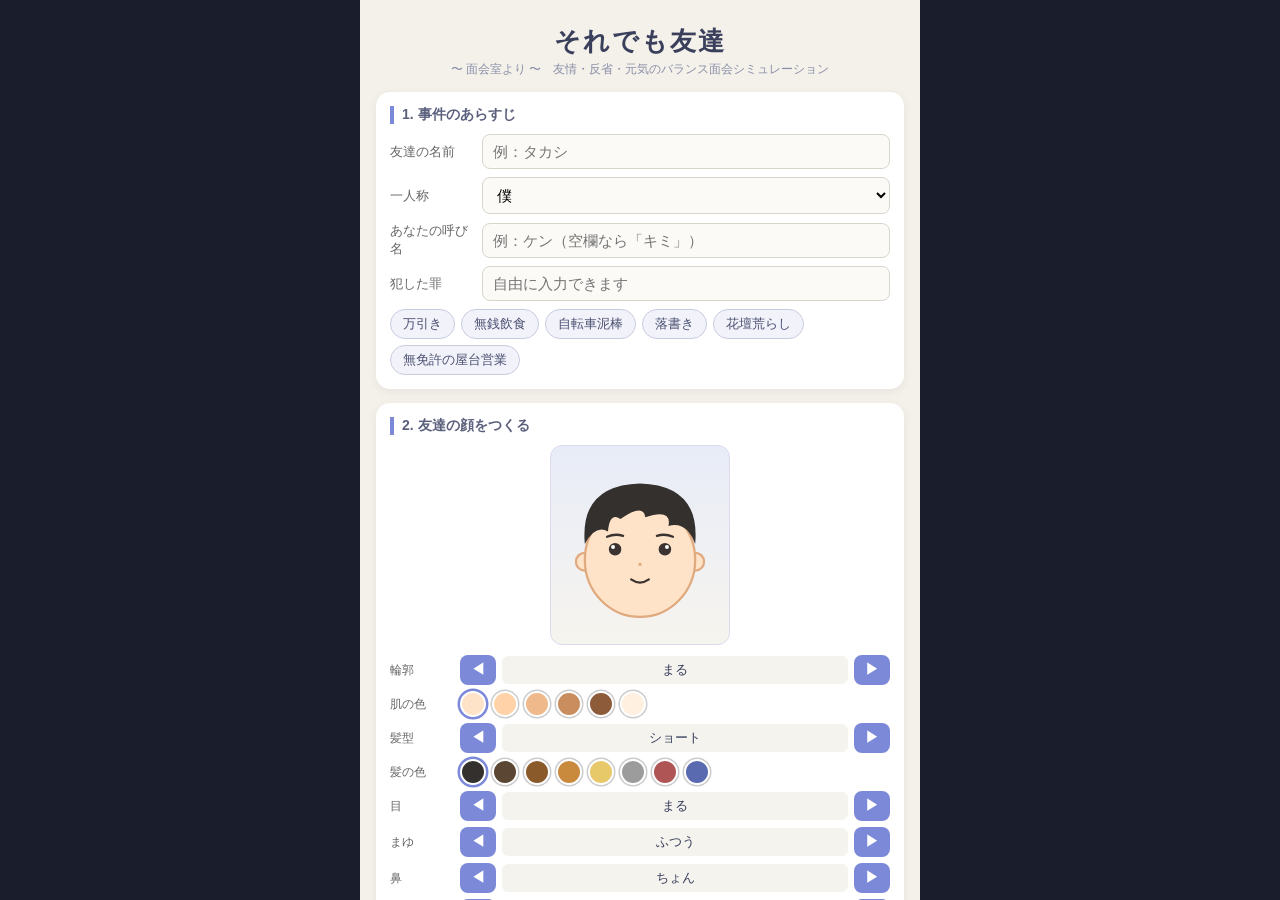
<file: friend-sim/index.html>
<!DOCTYPE html>
<html lang="ja">
<head>
<meta charset="UTF-8">
<meta name="viewport" content="width=device-width, initial-scale=1.0, user-scalable=no">
<title>それでも友達 〜面会室より〜</title>
<style>
  * { margin:0; padding:0; box-sizing:border-box; -webkit-tap-highlight-color:transparent; }
  html,body { height:100%; }
  body {
    font-family:'Hiragino Kaku Gothic ProN','Hiragino Sans','Yu Gothic',Meiryo,sans-serif;
    background:#1a1d2b; color:#2b2b33;
    display:flex; justify-content:center;
  }
  #app { width:100%; max-width:560px; min-height:100vh; background:#f4f1ea; position:relative; overflow:hidden; }
  .screen { display:none; }
  .screen.active { display:block; }
  button { font-family:inherit; cursor:pointer; }

  /* ===== セットアップ画面 ===== */
  #setup { padding:18px 16px 40px; }
  .title { text-align:center; margin:6px 0 2px; font-size:26px; font-weight:800; color:#3a3f5c; letter-spacing:2px; }
  .subtitle { text-align:center; font-size:12px; color:#8a8fa8; margin-bottom:14px; }
  .card { background:#fff; border-radius:14px; padding:14px; margin-bottom:14px; box-shadow:0 2px 8px rgba(60,60,90,.08); }
  .card h2 { font-size:14px; color:#5a5f7c; margin-bottom:10px; border-left:4px solid #7c88d8; padding-left:8px; }
  .row { display:flex; align-items:center; gap:8px; margin-bottom:8px; }
  .row label { width:84px; font-size:13px; color:#666; flex-shrink:0; }
  .row input[type=text], .row select {
    flex:1; padding:8px 10px; border:1.5px solid #d8d5cc; border-radius:8px; font-size:15px; background:#fbfaf7; min-width:0;
  }
  .chips { display:flex; flex-wrap:wrap; gap:6px; margin-top:6px; }
  .chip { border:1.5px solid #c8cbe0; background:#f2f3fa; color:#4a4f70; border-radius:999px; padding:5px 12px; font-size:13px; }
  .chip.sel { background:#7c88d8; border-color:#7c88d8; color:#fff; }
  #facePreviewWrap { display:flex; justify-content:center; margin-bottom:10px; }
  #facePreview { width:180px; height:200px; background:linear-gradient(#e8ecf8,#f6f4ee); border-radius:12px; border:1.5px solid #dcdaf0; }
  .partRow { display:flex; align-items:center; gap:6px; margin-bottom:6px; }
  .partRow .pname { width:64px; font-size:12px; color:#666; flex-shrink:0; }
  .partRow .pval { flex:1; text-align:center; font-size:13px; color:#3a3f5c; background:#f4f3ee; border-radius:6px; padding:5px 0; }
  .arrowBtn { width:36px; height:30px; border:none; border-radius:8px; background:#7c88d8; color:#fff; font-size:14px; font-weight:700; }
  .arrowBtn:active { background:#5f6cc4; }
  .swatches { display:flex; gap:6px; flex:1; flex-wrap:wrap; }
  .sw { width:26px; height:26px; border-radius:50%; border:2px solid #fff; box-shadow:0 0 0 1.5px #ccc; }
  .sw.sel { box-shadow:0 0 0 2.5px #7c88d8; }
  .randomBtn { display:block; margin:8px auto 0; background:#f0b429; border:none; color:#5c4400; font-weight:700; padding:8px 20px; border-radius:999px; font-size:13px; }
  #startBtn { display:block; width:100%; padding:15px; font-size:18px; font-weight:800; color:#fff;
    background:linear-gradient(#8a95e8,#6a76d4); border:none; border-radius:14px; box-shadow:0 4px 0 #4c58b0; letter-spacing:3px; }
  #startBtn:active { transform:translateY(3px); box-shadow:0 1px 0 #4c58b0; }
  .hint { font-size:11.5px; color:#9a97a8; line-height:1.7; margin-top:10px; }

  /* ===== ゲーム画面 ===== */
  #game { height:100vh; height:100dvh; display:none; flex-direction:column; }
  #game.active { display:flex; }
  #hud { padding:8px 12px 6px; background:#2f3350; color:#fff; flex-shrink:0; }
  #hudTop { display:flex; justify-content:space-between; align-items:center; font-size:13px; margin-bottom:6px; }
  #phaseLabel { font-weight:700; color:#ffd97a; }
  #turnLabel { color:#c8ccec; }
  .meters { display:flex; gap:8px; }
  .meter { flex:1; position:relative; }
  .meter .mlabel { font-size:10.5px; color:#c8ccec; display:flex; justify-content:space-between; }
  .meter .bar { height:9px; background:#1c1e33; border-radius:5px; overflow:hidden; margin-top:2px; }
  .meter .fill { height:100%; border-radius:5px; transition:width .6s ease; }
  #fillF .fill { background:linear-gradient(90deg,#ff8fa8,#ff5f82); }
  #fillR .fill { background:linear-gradient(90deg,#7ddc9a,#3cb96a); }
  #fillS .fill { background:linear-gradient(90deg,#ffd36a,#ffb02e); }
  .deltaChip { position:absolute; right:0; top:-16px; font-size:11px; font-weight:800; padding:1px 6px; border-radius:8px;
    opacity:0; animation:pop 1.4s ease forwards; pointer-events:none; white-space:nowrap; }
  .deltaChip.up { background:#3cb96a; color:#fff; } .deltaChip.down { background:#e05a6a; color:#fff; }
  @keyframes pop { 0%{opacity:0; transform:translateY(6px);} 15%{opacity:1; transform:translateY(0);} 75%{opacity:1;} 100%{opacity:0; transform:translateY(-8px);} }

  #stage { flex:1; position:relative; overflow:hidden; min-height:220px; }
  .scene { position:absolute; inset:0; transition:opacity .8s; }
  #sceneJail { background:linear-gradient(#9aa2b8 0%,#b8becc 55%,#8e94a8 55.5%,#a8adbd 100%); }
  #sceneJail::before { content:''; position:absolute; left:0; right:0; top:55%; height:10px; background:#767c92; }
  #sceneJail .window { position:absolute; top:18px; right:26px; width:64px; height:52px; background:linear-gradient(#dfe6f4,#c2ccdf); border:4px solid #767c92; border-radius:4px; }
  #sceneJail .window::before { content:''; position:absolute; inset:0; background:
    linear-gradient(90deg,transparent 46%,#767c92 46%,#767c92 54%,transparent 54%),
    linear-gradient(transparent 46%,#767c92 46%,#767c92 54%,transparent 54%); }
  #sceneOut { background:linear-gradient(#8ec9f0 0%,#c9e6f8 52%,#9fd48a 52.5%,#b8e0a0 100%); opacity:0; }
  #sceneOut .sun { position:absolute; top:20px; right:30px; width:52px; height:52px; border-radius:50%; background:#ffe27a; box-shadow:0 0 30px 10px rgba(255,226,122,.6); }
  #charWrap { position:absolute; left:50%; bottom:-12px; transform:translateX(-50%); width:270px; }
  #charWrap svg { width:100%; display:block; filter:drop-shadow(0 3px 5px rgba(40,40,70,.25)); }
  #acryl { position:absolute; inset:0; pointer-events:none; transition:opacity .8s;
    background:linear-gradient(115deg,transparent 30%,rgba(255,255,255,.22) 38%,rgba(255,255,255,.05) 46%,transparent 55%,rgba(255,255,255,.14) 78%,transparent 86%); }
  #acryl::after { content:''; position:absolute; left:50%; transform:translateX(-50%); bottom:26%; width:120px; height:14px;
    background:radial-gradient(circle 4px at 10px 7px,#5c6178 98%,transparent) 0 0/24px 14px repeat-x; opacity:.55; }

  #dialogueArea { flex-shrink:0; background:#2f3350; padding:10px 12px 14px; min-height:186px; display:flex; flex-direction:column; }
  #dbox { background:rgba(252,251,246,.97); border-radius:12px; padding:12px 14px 14px; position:relative; min-height:92px; flex-shrink:0; cursor:pointer; }
  #dname { position:absolute; top:-12px; left:12px; background:#7c88d8; color:#fff; font-size:12px; font-weight:700; padding:3px 14px; border-radius:999px; }
  #dname.you { background:#e8975a; }
  #dname.hidden { display:none; }
  #dtext { font-size:15px; line-height:1.75; color:#33323d; white-space:pre-wrap; }
  #dtext.narr { color:#6a7090; font-style:italic; text-align:center; padding-top:8px; }
  #dnext { position:absolute; right:12px; bottom:6px; color:#7c88d8; font-size:14px; animation:bob 1s infinite; display:none; }
  @keyframes bob { 0%,100%{transform:translateY(0);} 50%{transform:translateY(4px);} }
  #choices { margin-top:10px; display:flex; flex-direction:column; gap:7px; }
  .choiceBtn { text-align:left; background:#fdfcf8; border:1.5px solid #b8bee4; border-radius:10px; padding:10px 12px;
    font-size:14px; line-height:1.5; color:#3a3f5c; box-shadow:0 2px 0 #b8bee4;
    opacity:0; transform:translateY(6px); animation:cin .3s ease forwards; }
  .choiceBtn:active { background:#e8ebfa; transform:translateY(2px); box-shadow:none; }
  .choiceBtn b { color:#6a76d4; margin-right:6px; }
  @keyframes cin { to { opacity:1; transform:translateY(0);} }

  /* ===== エンディング画面 ===== */
  #ending { padding:24px 18px 40px; text-align:center; min-height:100vh;
    background:linear-gradient(#2f3350,#4a4f78); color:#f0eee6; }
  #endBadge { display:inline-block; font-size:13px; font-weight:800; letter-spacing:2px; padding:4px 18px; border-radius:999px; background:#ffd97a; color:#5c4400; margin-bottom:10px; }
  #endTitle { font-size:24px; font-weight:800; margin-bottom:14px; letter-spacing:1px; }
  #endFace { width:210px; height:230px; margin:0 auto 12px; background:rgba(255,255,255,.1); border-radius:16px; }
  #endBody { font-size:14.5px; line-height:2; margin:0 auto 18px; max-width:420px; text-align:left; white-space:pre-wrap; background:rgba(0,0,0,.18); padding:14px 16px; border-radius:12px; }
  #endStats { display:flex; gap:10px; justify-content:center; margin-bottom:22px; font-size:13px; }
  #endStats span { background:rgba(255,255,255,.12); padding:6px 12px; border-radius:8px; }
  .endBtn { display:block; width:80%; margin:0 auto 10px; padding:13px; font-size:15px; font-weight:700; border:none; border-radius:12px; }
  #retryBtn { background:#8a95e8; color:#fff; box-shadow:0 3px 0 #5560b8; }
  #resetBtn { background:transparent; color:#c8ccec; border:1.5px solid #8a8fb8; }
</style>
</head>
<body>
<div id="app">

  <!-- ========== 設定画面 ========== -->
  <div id="setup" class="screen active">
    <h1 class="title">それでも友達</h1>
    <div class="subtitle">〜 面会室より 〜　友情・反省・元気のバランス面会シミュレーション</div>

    <div class="card">
      <h2>1. 事件のあらすじ</h2>
      <div class="row"><label>友達の名前</label><input type="text" id="inName" maxlength="10" placeholder="例：タカシ"></div>
      <div class="row"><label>一人称</label>
        <select id="inPronoun"><option>僕</option><option>俺</option><option>私</option><option>うち</option></select>
      </div>
      <div class="row"><label>あなたの呼び名</label><input type="text" id="inPlayer" maxlength="10" placeholder="例：ケン（空欄なら「キミ」）"></div>
      <div class="row"><label>犯した罪</label><input type="text" id="inCrime" maxlength="20" placeholder="自由に入力できます"></div>
      <div class="chips" id="crimeChips"></div>
    </div>

    <div class="card">
      <h2>2. 友達の顔をつくる</h2>
      <div id="facePreviewWrap"><div id="facePreview"></div></div>
      <div id="partRows"></div>
      <button class="randomBtn" id="randomFace">🎲 おまかせ</button>
    </div>

    <button id="startBtn">面会に行く</button>
    <p class="hint">💡 遊びかた：捕まった友達と10回の面会をします。<b>励ますだけ</b>では反省せず、<b>叱ってばかり</b>だと心が折れ、<b>突き放す</b>と友情が壊れます。3つのゲージのバランスを取りながら、友達を立ち直らせましょう。<br>
    ※会話と選択肢は、友達の状態に合わせてページ内の会話エンジンが自動生成します（通信・APIキー不要）。</p>
  </div>

  <!-- ========== ゲーム画面 ========== -->
  <div id="game" class="screen">
    <div id="hud">
      <div id="hudTop"><span id="phaseLabel"></span><span id="turnLabel"></span></div>
      <div class="meters">
        <div class="meter" id="fillF"><div class="mlabel"><span>💗 友情</span><span class="mval"></span></div><div class="bar"><div class="fill"></div></div></div>
        <div class="meter" id="fillR"><div class="mlabel"><span>🌱 反省</span><span class="mval"></span></div><div class="bar"><div class="fill"></div></div></div>
        <div class="meter" id="fillS"><div class="mlabel"><span>☀️ 元気</span><span class="mval"></span></div><div class="bar"><div class="fill"></div></div></div>
      </div>
    </div>
    <div id="stage">
      <div class="scene" id="sceneJail"><div class="window"></div></div>
      <div class="scene" id="sceneOut"><div class="sun"></div></div>
      <div id="charWrap"></div>
      <div id="acryl"></div>
    </div>
    <div id="dialogueArea">
      <div id="dbox">
        <div id="dname"></div>
        <div id="dtext"></div>
        <div id="dnext">▼</div>
      </div>
      <div id="choices"></div>
    </div>
  </div>

  <!-- ========== エンディング画面 ========== -->
  <div id="ending" class="screen">
    <div id="endBadge"></div>
    <div id="endTitle"></div>
    <div id="endFace"></div>
    <div id="endBody"></div>
    <div id="endStats"></div>
    <button class="endBtn" id="retryBtn">同じ友達でもう一度</button>
    <button class="endBtn" id="resetBtn">最初から（顔を作り直す）</button>
  </div>
</div>

<script>
'use strict';
/* =====================================================
   顔パーツ定義（SVG合成）
===================================================== */
const SKINS = [
  {f:'#ffe3c9',s:'#e0a97e'},{f:'#ffd2a8',s:'#d9a06f'},{f:'#f0b98c',s:'#c98d5e'},
  {f:'#c98d5e',s:'#a06a3f'},{f:'#8d5a3a',s:'#6b3f24'},{f:'#fff0df',s:'#e3bd9a'}
];
const HAIRCOLORS = ['#33302e','#5a4632','#8a5a2b','#c98a3d','#e8c96a','#9c9c9c','#b05555','#5a6ab0'];
const INK = '#3a3330';

const FACES = [
  {n:'まる',   rx:62, el:'<ellipse cx="100" cy="128" rx="62" ry="64"/>'},
  {n:'たまご', rx:57, el:'<ellipse cx="100" cy="128" rx="57" ry="68"/>'},
  {n:'しかく', rx:58, el:'<rect x="42" y="64" width="116" height="126" rx="36"/>'},
  {n:'ほっそり',rx:51, el:'<ellipse cx="100" cy="128" rx="51" ry="70"/>'},
  {n:'ふっくら',rx:67, el:'<ellipse cx="100" cy="130" rx="67" ry="60"/>'}
];

const HAIRS = [
  {n:'ショート', back:'',
   front:'M38 110 Q32 44 100 42 Q168 44 162 110 Q152 84 132 90 Q136 70 106 80 Q104 64 78 82 Q66 74 64 96 Q50 88 38 110 Z'},
  {n:'ツンツン', back:'',
   front:'M38 110 C40 76 60 54 100 52 C140 54 160 76 162 110 L148 86 L142 108 L128 72 L118 102 L102 64 L92 100 L76 70 L68 102 L54 82 L48 108 Z'},
  {n:'マッシュ', back:'',
   front:'M36 118 Q30 42 100 40 Q170 42 164 118 Q158 98 146 98 Q148 78 126 86 Q124 70 100 72 Q76 70 74 86 Q52 78 54 98 Q42 98 36 118 Z'},
  {n:'ロング', back:'M36 128 Q32 216 62 224 L138 224 Q168 216 164 128 Q164 52 100 48 Q36 52 36 128 Z',
   front:'M38 110 Q32 44 100 42 Q168 44 162 110 Q152 84 132 90 Q136 70 106 80 Q104 64 78 82 Q66 74 64 96 Q50 88 38 110 Z'},
  {n:'ポニーテール', back:'M148 60 Q192 70 180 132 Q174 168 152 184 Q164 142 156 112 Q150 84 138 70 Z',
   front:'M38 110 Q32 44 100 42 Q168 44 162 110 Q152 84 132 90 Q136 70 106 80 Q104 64 78 82 Q66 74 64 96 Q50 88 38 110 Z'},
  {n:'ツインテール',
   back:'M50 96 Q14 110 20 192 Q22 214 36 218 Q30 168 44 132 Z M150 96 Q186 110 180 192 Q178 214 164 218 Q170 168 156 132 Z',
   front:'M38 110 Q32 44 100 42 Q168 44 162 110 Q152 84 132 90 Q136 70 106 80 Q104 64 78 82 Q66 74 64 96 Q50 88 38 110 Z'},
  {n:'ぼうず', back:'',
   front:'M42 98 Q40 54 100 50 Q160 54 158 98 Q150 68 100 64 Q50 68 42 98 Z'},
  {n:'アフロ', back:'<circle cx="100" cy="88" r="74"/>',
   front:'M30 102 Q26 30 100 28 Q174 30 170 102 Q160 70 100 66 Q40 70 30 102 Z'},
  {n:'なし', back:'', front:''}
];

const EYES = {
  maru:  '<circle r="7" fill="'+INK+'"/><circle cx="-2.3" cy="-2.5" r="2.2" fill="#fff"/>',
  tare:  '<g transform="rotate(10)"><ellipse rx="7" ry="5.5" fill="'+INK+'"/><circle cx="-2" cy="-2" r="1.8" fill="#fff"/></g>',
  tsuri: '<g transform="rotate(-10)"><ellipse rx="7" ry="5.5" fill="'+INK+'"/><circle cx="-2" cy="-2" r="1.8" fill="#fff"/></g>',
  jito:  '<path d="M-7 -1 Q0 -3 7 -1 L7 2 Q0 6 -7 2 Z" fill="'+INK+'"/><path d="M-8 -2 Q0 -4 8 -2" stroke="'+INK+'" stroke-width="1.8" fill="none"/>',
  kuri:  '<ellipse rx="7.5" ry="9" fill="'+INK+'"/><circle cx="-2.5" cy="-3.5" r="2.6" fill="#fff"/><circle cx="2.5" cy="2.5" r="1.3" fill="#fff" opacity=".85"/>',
  closedHappy:'<path d="M-8 1 Q0 -6 8 1" stroke="'+INK+'" stroke-width="2.6" fill="none" stroke-linecap="round"/>',
  closedSad:  '<path d="M-8 -2 Q0 4 8 -2" stroke="'+INK+'" stroke-width="2.6" fill="none" stroke-linecap="round"/>',
  squeeze:'<path d="M-6 -4 L5 0 L-6 4" stroke="'+INK+'" stroke-width="2.4" fill="none" stroke-linecap="round" stroke-linejoin="round"/>',
  shock: '<circle r="6.5" fill="#fff" stroke="'+INK+'" stroke-width="2"/><circle r="2" fill="'+INK+'"/>'
};
const EYE_NAMES = [['maru','まる'],['tare','たれ目'],['tsuri','つり目'],['jito','ジト目'],['kuri','くりくり']];

const BROWS = {
  normal:{d:'M-9 2 Q0 -2 9 1', w:2.6}, bold:{d:'M-9 2 Q0 -2 9 1', w:4.6},
  sharp:{d:'M-9 -1 L9 3', w:3}, soft:{d:'M-7 1 Q0 -1 7 1', w:2.2},
  worried:{d:'M-9 3 Q0 0 9 -3', w:2.6}, angry:{d:'M-9 -4 L9 3', w:3}
};
const BROW_NAMES = [['normal','ふつう'],['bold','ふとめ'],['sharp','キリッ'],['soft','やわらか']];

const NOSES = [
  {n:'ちょん', el:s=>'<circle cx="100" cy="133" r="1.8" fill="'+s+'"/>'},
  {n:'くのじ', el:s=>'<path d="M101 128 Q104 133 100 137" stroke="'+s+'" stroke-width="2" fill="none" stroke-linecap="round"/>'},
  {n:'さんかく', el:s=>'<path d="M100 129 L103.5 136 L96.5 136 Z" fill="'+s+'" opacity=".85"/>'},
  {n:'すっと', el:s=>'<path d="M100 128 L100 136" stroke="'+s+'" stroke-width="2" fill="none" stroke-linecap="round"/>'}
];

const MOUTHS = {
  nikkori:'<path d="M-10 -2 Q0 5 10 -2" class="mst"/>',
  omega:  '<path d="M-9 0 Q-4.5 5 0 0 Q4.5 5 9 0" class="mst"/>',
  line:   '<path d="M-8 0 L8 0" class="mst"/>',
  small:  '<path d="M-4 -1 Q0 2 4 -1" class="mst"/>',
  bigsmile:'<path d="M-11 -1 Q0 13 11 -1 Q0 3 -11 -1 Z" fill="'+INK+'"/><path d="M-5 5 Q0 8 5 5 Q0 11 -5 5 Z" fill="#e88" />',
  sad:    '<path d="M-9 3 Q0 -3 9 3" class="mst"/>',
  wavy:   '<path d="M-9 1 Q-4.5 -2 0 1 Q4.5 4 9 1" class="mst"/>',
  openO:  '<ellipse rx="4.5" ry="6" fill="'+INK+'"/>',
  smileSoft:'<path d="M-6 -1 Q0 3 6 -1" class="mst"/>'
};
const MOUTH_NAMES = [['nikkori','にっこり'],['omega','ω'],['line','まっすぐ'],['small','ちいさめ']];

const GLASSES = [
  {n:'なし', el:''},
  {n:'しかく', el:'<g stroke="#454a5c" fill="rgba(255,255,255,.15)" stroke-width="2.4"><rect x="58" y="106" width="28" height="20" rx="5"/><rect x="114" y="106" width="28" height="20" rx="5"/><line x1="86" y1="113" x2="114" y2="113"/></g>'},
  {n:'まる', el:'<g stroke="#454a5c" fill="rgba(255,255,255,.15)" stroke-width="2.4"><circle cx="72" cy="116" r="13"/><circle cx="128" cy="116" r="13"/><line x1="85" y1="114" x2="115" y2="114"/></g>'}
];
const EXTRAS = [
  {n:'なし', el:s=>''},
  {n:'ヒゲ', el:s=>'<path d="M86 142 Q100 135 114 142 Q108 148 100 145 Q92 148 86 142 Z" fill="'+INK+'"/>'},
  {n:'ほくろ', el:s=>'<circle cx="127" cy="145" r="1.8" fill="'+INK+'"/>'},
  {n:'そばかす', el:s=>{let d='';[[64,138],[71,142],[78,138],[122,138],[129,142],[136,138]].forEach(p=>{d+='<circle cx="'+p[0]+'" cy="'+p[1]+'" r="1.4" fill="'+s+'" opacity=".7"/>';});return d;}},
  {n:'ばんそうこう', el:s=>'<g transform="rotate(-14 66 140)"><rect x="55" y="135" width="23" height="9" rx="3.5" fill="#efe0b8" stroke="#cbb684" stroke-width="1.2"/><rect x="63" y="135" width="7" height="9" fill="#e3d2a2"/></g>'}
];

/* 表情：目・眉・口の上書き＋エフェクト */
const EXPR = {
  neutral:{},
  smile:  {mouth:'smileSoft', fx:['blush']},
  happy:  {eye:'closedHappy', mouth:'bigsmile', fx:['blush']},
  sad:    {brow:'worried', mouth:'sad'},
  gloomy: {brow:'worried', eye:'jito', mouth:'line', fx:['gloom']},
  cry:    {eye:'squeeze', brow:'worried', mouth:'wavy', fx:['tears']},
  moved:  {eye:'closedHappy', brow:'worried', mouth:'wavy', fx:['tears','blush']},
  worried:{brow:'worried', mouth:'wavy', fx:['sweat']},
  sheepish:{eye:'closedHappy', brow:'worried', mouth:'smileSoft', fx:['sweat']},
  shocked:{eye:'shock', mouth:'openO', fx:['sweat']},
  hurt:   {brow:'worried', eye:'closedSad', mouth:'sad', fx:['gloom']},
  determined:{brow:'angry', mouth:'smileSoft'}
};

const FX = {
  tears:'<g fill="#7fc4f0" opacity=".9"><path d="M70 128 q4 8 0 11 q-4 -3 0 -11"/><path d="M130 128 q4 8 0 11 q-4 -3 0 -11"/></g>',
  sweat:'<path d="M152 88 q6 10 0 14 q-6 -4 0 -14" fill="#9fd4f0"/>',
  blush:'<g fill="#ff9d9d" opacity=".5"><ellipse cx="74" cy="139" rx="9" ry="4.5"/><ellipse cx="126" cy="139" rx="9" ry="4.5"/></g>',
  gloom:'<g stroke="#6b7bb0" stroke-width="2" stroke-linecap="round" opacity=".8"><line x1="58" y1="72" x2="56" y2="86"/><line x1="66" y1="70" x2="64" y2="84"/><line x1="74" y1="69" x2="72" y2="83"/></g>'
};

/* 顔設定 → SVG文字列 */
function faceSVG(cfg, exprName){
  const skin = SKINS[cfg.skin], hc = HAIRCOLORS[cfg.hairColor];
  const face = FACES[cfg.face], hair = HAIRS[cfg.hair];
  const ex = EXPR[exprName] || {};
  const eyeStyle = ex.eye || EYE_NAMES[cfg.eye][0];
  const browStyle = ex.brow || BROW_NAMES[cfg.brow][0];
  const mouthStyle = ex.mouth || MOUTH_NAMES[cfg.mouth][0];
  const brow = BROWS[browStyle];
  let s = '<svg viewBox="0 0 200 230" xmlns="http://www.w3.org/2000/svg">';
  s += '<style>.mst{stroke:'+INK+';stroke-width:2.4;fill:none;stroke-linecap:round}</style>';
  // 後ろ髪
  if(hair.back) s += hair.back.startsWith('<') ? hair.back.replace('<circle','<circle fill="'+hc+'"')
                                               : '<path d="'+hair.back+'" fill="'+hc+'"/>';
  // 耳・輪郭
  s += '<g fill="'+skin.f+'" stroke="'+skin.s+'" stroke-width="2.5">';
  s += '<circle cx="'+(100-face.rx)+'" cy="130" r="10"/><circle cx="'+(100+face.rx)+'" cy="130" r="10"/>';
  s += face.el.replace('/>',' />');
  s += '</g>';
  // 眉・目
  for(const side of [1,-1]){
    const x = 100 - side*28;
    s += '<g transform="translate('+x+' 100) scale('+side+' 1)"><path d="'+brow.d+'" stroke="'+INK+'" stroke-width="'+brow.w+'" fill="none" stroke-linecap="round"/></g>';
    s += '<g transform="translate('+x+' 116) scale('+side+' 1)">'+EYES[eyeStyle]+'</g>';
  }
  // 鼻・口
  s += NOSES[cfg.nose].el(skin.s);
  s += '<g transform="translate(100 152)">'+MOUTHS[mouthStyle]+'</g>';
  // そのほか・前髪・メガネ・エフェクト
  s += EXTRAS[cfg.extra].el(skin.s);
  if(hair.front) s += '<path d="'+hair.front+'" fill="'+hc+'"/>';
  s += GLASSES[cfg.glasses].el;
  (ex.fx||[]).forEach(f=>{ s += FX[f]; });
  s += '</svg>';
  return s;
}

/* =====================================================
   顔メーカーUI
===================================================== */
const $ = id => document.getElementById(id);
const R = n => Math.floor(Math.random()*n);
const pick = a => a[R(a.length)];

let cfg = { face:0, skin:0, hair:0, hairColor:0, eye:0, brow:0, nose:0, mouth:0, glasses:0, extra:0 };
try { const saved = JSON.parse(localStorage.getItem('friendsim-cfg')); if(saved && typeof saved.face==='number') cfg = saved; } catch(e){}

const PARTS = [
  {key:'face',   label:'輪郭',   names:FACES.map(f=>f.n)},
  {key:'skin',   label:'肌の色', swatches:SKINS.map(s=>s.f)},
  {key:'hair',   label:'髪型',   names:HAIRS.map(h=>h.n)},
  {key:'hairColor', label:'髪の色', swatches:HAIRCOLORS},
  {key:'eye',    label:'目',     names:EYE_NAMES.map(e=>e[1])},
  {key:'brow',   label:'まゆ',   names:BROW_NAMES.map(e=>e[1])},
  {key:'nose',   label:'鼻',     names:NOSES.map(n=>n.n)},
  {key:'mouth',  label:'口',     names:MOUTH_NAMES.map(m=>m[1])},
  {key:'glasses',label:'メガネ', names:GLASSES.map(g=>g.n)},
  {key:'extra',  label:'そのほか', names:EXTRAS.map(x=>x.n)}
];

function buildPartRows(){
  const wrap = $('partRows'); wrap.innerHTML='';
  PARTS.forEach(p=>{
    const row = document.createElement('div'); row.className='partRow';
    if(p.swatches){
      let html = '<span class="pname">'+p.label+'</span><span class="swatches">';
      p.swatches.forEach((c,i)=>{ html += '<button class="sw" data-k="'+p.key+'" data-i="'+i+'" style="background:'+c+'"></button>'; });
      row.innerHTML = html + '</span>';
    } else {
      row.innerHTML = '<span class="pname">'+p.label+'</span>'
        +'<button class="arrowBtn" data-k="'+p.key+'" data-d="-1">◀</button>'
        +'<span class="pval" id="pv-'+p.key+'"></span>'
        +'<button class="arrowBtn" data-k="'+p.key+'" data-d="1">▶</button>';
    }
    wrap.appendChild(row);
  });
  wrap.addEventListener('click', e=>{
    const b = e.target.closest('button'); if(!b) return;
    const k = b.dataset.k;
    const part = PARTS.find(p=>p.key===k);
    if(b.classList.contains('sw')) cfg[k] = +b.dataset.i;
    else {
      const n = part.names.length;
      cfg[k] = (cfg[k] + (+b.dataset.d) + n) % n;
    }
    refreshBuilder();
  });
}
function refreshBuilder(){
  PARTS.forEach(p=>{
    if(p.swatches){
      document.querySelectorAll('.sw[data-k="'+p.key+'"]').forEach((el,i)=>el.classList.toggle('sel', i===cfg[p.key]));
    } else $('pv-'+p.key).textContent = p.names[cfg[p.key]];
  });
  $('facePreview').innerHTML = faceSVG(cfg,'neutral');
  localStorage.setItem('friendsim-cfg', JSON.stringify(cfg));
}
$('randomFace').addEventListener('click', ()=>{
  PARTS.forEach(p=>{ cfg[p.key] = R(p.swatches ? p.swatches.length : p.names.length); });
  refreshBuilder();
});

/* 罪のプリセット */
const CRIMES = ['万引き','無銭飲食','自転車泥棒','落書き','花壇荒らし','無免許の屋台営業'];
CRIMES.forEach(c=>{
  const b=document.createElement('button'); b.className='chip'; b.textContent=c;
  b.addEventListener('click',()=>{ $('inCrime').value=c; document.querySelectorAll('.chip').forEach(x=>x.classList.toggle('sel',x===b)); });
  $('crimeChips').appendChild(b);
});

buildPartRows(); refreshBuilder();

/* =====================================================
   会話エンジン（内蔵ミニAI：状態×フェーズでセリフと選択肢を自動生成）
===================================================== */
let G = null; // ゲーム状態

function t(str){ // テンプレート展開
  return str.replaceAll('{name}',G.name).replaceAll('{p}',G.player)
            .replaceAll('{crime}',G.crime).replaceAll('{i}',G.i);
}

const PHASES = [null,'A','A','B','B','C','C','D','E','E','E'];
const PHASE_LABEL = {A:'逮捕直後',B:'留置場での日々',C:'裁判を前に',D:'判決の日',E:'釈放後'};

/* 友達からの話しかけ（フェーズ×元気度で自動選択） */
const OPEN = {
  A:{ low:[
      '…{p}、来てくれたんだ。ごめん…{crime}なんてして、本当にごめん…。',
      '顔、見せられないよ…。まさか自分が捕まるなんて、思ってなかった…。'
    ], mid:[
      '{p}…！来てくれたんだ。…その、{crime}のこと、もう聞いたよね…。',
      'ここ、思ったより狭いんだ。…なんて、冗談言ってる場合じゃないよね。'
    ], high:[
      'よっ、{p}！いやー、まいったまいった。まさか{crime}くらいで捕まるとはねぇ。',
      'おっ、{p}じゃん！差し入れある？…って、そんな顔しないでよ。'
    ]},
  B:{ low:[
      '夜、眠れないんだ。{crime}した瞬間のことを、何度も夢に見る…。',
      '親にすごく迷惑かけた…。{p}にも、こんなところまで来させて…。'
    ], mid:[
      'ここの生活にも少し慣れてきたよ。…慣れちゃダメなんだろうけどさ。',
      '昨日、取り調べで{crime}のこと全部話したんだ。話したら、少しだけ楽になった。'
    ], high:[
      '聞いて{p}！隣の部屋のおじさんと仲良くなったんだ。…って、喜ぶところじゃないか。',
      'ここのごはん、意外とおいしいんだよね。…あ、いや、反省はしてるよ？ほんとだよ？'
    ]},
  C:{ low:[
      'もうすぐ裁判なんだ…。怖いよ。{crime}って、どれくらい重い罪なのかな…。',
      'もし前科がついたら…{p}は、もう友達でいてくれないのかな…。'
    ], mid:[
      '弁護士さんと話したよ。「ちゃんと反省の気持ちを伝えなさい」って言われた。',
      '裁判の日が決まったんだ。正直、今から足が震えてる。'
    ], high:[
      '裁判かぁ。ドラマでしか見たことないや。…笑いごとじゃないんだけどさ。',
      '「異議あり！」…って言ってみたかっただけ。ごめん、緊張をごまかしてるんだ。'
    ]},
  E:{ low:[
      '外の空気…まぶしいなぁ。でも、みんな{i}のこと「{crime}したやつ」って見てる気がして…。',
      '仕事、探してるんだけどさ。事情を話すと、なかなかうまくいかないんだ…。'
    ], mid:[
      '今日から心機一転！…って言いたいけど、正直まだちょっと不安だよ。',
      '迷惑をかけた人に、ちゃんと謝りに行こうと思うんだ。…どう思う？'
    ], high:[
      '見てよこの空！自由って最高だね！もう二度と{crime}なんてしないよ。',
      '{p}、毎回会いに来てくれてありがとう。次は{i}が{p}に何かできる番だね。'
    ]}
};
const OPEN_EXPR = { low:['sad','gloomy','worried'], mid:['worried','neutral','neutral'], high:['smile','happy','sheepish'] };

/* 選択肢プール（タグ＝会話の方向性。状況に応じて自動で組み合わせる） */
const CHOICES = {
  enc:{ any:[
      '大丈夫、やり直せるよ。','{name}なら、きっと立ち直れるって信じてる。',
      '元気出して。ほら、ちゃんと顔見せて？','終わったことより、これからの話をしようよ。',
      '{name}のいいところ、いっぱい知ってるんだから。','こんなことで{name}の人生は終わらないよ。'
    ], C:['裁判、ちゃんと見守ってるから。ひとりじゃないよ。'],
       E:['焦らなくていいよ。一歩ずつ、ね。','新しいスタートだね。応援してる！'] },
  sco:{ any:[
      'でもね、{crime}はやっぱりダメだよ。','被害にあった人の気持ち、ちゃんと考えた？',
      'なんで{crime}なんてしたのか、自分の口で説明してみて。','反省してるなら、言葉じゃなくて態度で示さないと。',
      '同じことを{name}がされたら、どう思う？'
    ], C:['裁判では言い訳しないで、正直に話しなよ。'],
       E:['もう二度としないって、ここで約束できる？','謝るべき人に、ちゃんと謝った？'] },
  emp:{ any:[
      'つらかったね。話、全部聞くよ。','どんな{name}でも友達だから、ここに来たんだよ。',
      'ひとりで抱えこまないで。一緒に考えよう。','いま、いちばん不安なことは何？',
      '{name}が話したくなるまで、ここで待ってるよ。'
    ], E:['不安になったら、いつでも連絡してきなよ。'] },
  jok:{ any:[
      '留置場グルメリポーターにでもなる気？','次に会うときは、ガラス越しじゃないといいなぁ。',
      '{crime}界のレジェンドになっちゃったね…って、冗談だよ！','脱獄映画の見すぎには注意しなよ？',
      '出てきたら、罰として一週間ぶんのジュースおごりね。'
    ]},
  tou:{ any:[
      '正直、今回のことはかばえないよ。','甘えないで。自分でまいた種でしょ。',
      '本気で変わる気がないなら、もう面会には来ないから。','その言い方、まだ他人事だと思ってるでしょ。'
    ]},
  pra:{ any:[
      '差し入れ持ってきたよ。お菓子はダメだったから、本ね。','いい弁護士さん、一緒に探そうか。',
      'ご家族には、こっちから様子を伝えておくね。'
    ], E:['仕事探し、手伝うよ。今度、履歴書見せて。','今度うちでごはん食べよう。歓迎会だ！'] }
};
const TAG_ICON = { enc:'📣', sco:'⚡', emp:'🤝', jok:'🃏', tou:'🧊', pra:'🎁' };

/* 反応生成：タグ×状態でセリフ・表情・ゲージ変化を決める */
function react(tag){
  const {F,Rf,S} = G, v = n => n + R(5) - 2; // ±2のゆらぎ
  if(tag==='enc'){
    if(G.cnt.enc>=3 && Rf<40) return {x:'sheepish', d:{S:v(8),Rf:-6},
      t:'だよね！{i}は運が悪かっただけだよね！{p}もそう思うでしょ？…え、違う？'};
    if(S<30) return {x:'moved', d:{S:v(12),F:v(4)},
      t:'…うん。…ありがとう。{p}にそう言ってもらえると、少しだけ前を向ける気がするよ。'};
    return {x:'happy', d:{S:v(10),F:v(4)},
      t:'えへへ…ありがとう。{p}が来てくれるだけで、元気が出るよ。'};
  }
  if(tag==='sco'){
    if(S<25) return {x:'cry', d:{Rf:v(10),S:-10,F:-6},
      t:'うっ…そう、だよね…。ごめん…ごめんね…。'};
    if(Rf>=70) return {x:'sad', d:{Rf:2,S:-6,F:-4},
      t:'わかってる…わかってるよ。もう何度も、自分で自分を責めたんだ…。'};
    if(S>65 && Rf<40) return {x:'sheepish', d:{Rf:v(12),S:-6},
      t:'はい…。{p}は真面目だなぁ。…でも、その通りだね。ごめん。'};
    return {x:'sad', d:{Rf:v(14),S:-4,F:2},
      t:'…そうだよね。{crime}なんて、本当にバカなことをした。ちゃんと向き合うよ。'};
  }
  if(tag==='tou'){
    if(F<35) return {x:'hurt', d:{Rf:v(6),F:-12,S:-10},
      t:'…っ。{p}まで、そんなこと言うんだ…。'};
    return {x:'determined', d:{Rf:v(18),F:-6,S:-8},
      t:'…厳しいね。でも、{p}が本気で言ってくれてるのは、わかるよ。'};
  }
  if(tag==='emp'){
    if(S<30) return {x:'cry', d:{F:v(12),S:v(8)},
      t:'{p}…。ありがとう…。実はずっと、誰かにそう言ってほしかったんだ…。'};
    return {x:'smile', d:{F:v(10),S:v(5)},
      t:'…{p}は優しいね。{i}、友達に恵まれたよ。'};
  }
  if(tag==='jok'){
    if(Rf>=60 || (G.phase==='C' && R(10)<4)) return {x:'sad', d:{S:-4,F:-5},
      t:'…ごめん。今はちょっと、笑えないや…。'};
    if(S<30) return {x:'smile', d:{S:v(15),F:v(5),Rf:-3},
      t:'…ふふっ、なにそれ。…あー、久しぶりに笑った気がするよ。'};
    return {x:'happy', d:{S:v(12),F:v(4),Rf:-6},
      t:'あはは！{p}、それここで言う！？…でも、ちょっと救われた。'};
  }
  // pra
  return {x:'moved', d:{F:v(8),S:v(8),Rf:2},
    t:'…！ありがとう、本当に助かるよ…。{p}には頭が上がらないなぁ。'};
}

/* =====================================================
   ゲーム進行
===================================================== */
const dname=$('dname'), dtext=$('dtext'), dnext=$('dnext'), choicesEl=$('choices');
let queue=[], onQueueDone=null, typing=false, typeTimer=null, curFull='';

function setExpr(x){ $('charWrap').innerHTML = faceSVG(cfg, x||'neutral'); }
function setScene(out){
  $('sceneOut').style.opacity = out?1:0;
  $('sceneJail').style.opacity = out?0:1;
  $('acryl').style.opacity = out?0:1;
}
function showMsg(m){
  dnext.style.display='none';
  dtext.classList.toggle('narr', m.who==='sys');
  if(m.who==='sys'){ dname.classList.add('hidden'); }
  else {
    dname.classList.remove('hidden');
    dname.classList.toggle('you', m.who==='you');
    dname.textContent = m.who==='you' ? G.player : G.name;
  }
  if(m.expr) setExpr(m.expr);
  curFull = t(m.text); dtext.textContent=''; typing=true;
  let i=0;
  typeTimer = setInterval(()=>{
    i++; dtext.textContent = curFull.slice(0,i);
    if(i>=curFull.length) finishType();
  }, 30);
}
function finishType(){
  clearInterval(typeTimer); typing=false; dtext.textContent=curFull;
  if(queue.length) dnext.style.display='block';
  else if(onQueueDone){ const f=onQueueDone; onQueueDone=null; setTimeout(f,150); }
}
function advance(){
  if(typing){ finishType(); return; }
  if(queue.length) showMsg(queue.shift());
}
function say(msgs, then){ queue=msgs.slice(); onQueueDone=then||null; advance(); }
$('dbox').addEventListener('click', advance);

function updateHUD(deltas){
  $('phaseLabel').textContent = PHASE_LABEL[G.phase];
  $('turnLabel').textContent = '面会 '+G.turn+' / 10';
  const map = {F:['fillF',G.F], R:['fillR',G.Rf], S:['fillS',G.S]};
  for(const k in map){
    const el = $(map[k][0]);
    el.querySelector('.fill').style.width = map[k][1]+'%';
    el.querySelector('.mval').textContent = map[k][1];
    if(deltas && deltas[k]){
      const c=document.createElement('span');
      c.className='deltaChip '+(deltas[k]>0?'up':'down');
      c.textContent=(deltas[k]>0?'+':'')+deltas[k];
      el.appendChild(c); setTimeout(()=>c.remove(),1500);
    }
  }
}
function applyDelta(d){
  const dd={};
  if(d.F){ dd.F=d.F; G.F=Math.max(0,Math.min(100,G.F+d.F)); }
  if(d.Rf){ dd.R=d.Rf; G.Rf=Math.max(0,Math.min(100,G.Rf+d.Rf)); }
  if(d.S){ dd.S=d.S; G.S=Math.max(0,Math.min(100,G.S+d.S)); }
  updateHUD(dd);
}

function startGame(){
  const name = $('inName').value.trim() || 'タカシ';
  const player = $('inPlayer').value.trim() || 'キミ';
  const crime = $('inCrime').value.trim() || '万引き';
  G = { name, player, crime, i:$('inPronoun').value,
        turn:1, phase:'A', F:60, Rf:15, S:40,
        cnt:{enc:0,sco:0,emp:0,jok:0,tou:0,pra:0}, used:new Set() };
  $('setup').classList.remove('active');
  $('ending').classList.remove('active');
  $('game').classList.add('active');
  choicesEl.innerHTML='';
  setScene(false); setExpr('sad'); updateHUD();
  say([{who:'sys', text:'あなたの友達・{name}が「{crime}」の疑いで捕まってしまった。\n今日は、最初の面会の日──。'}], turnStart);
}

function spiritBucket(){ return G.S<35?'low':(G.S>65?'high':'mid'); }

function turnStart(){
  const prevPhase = G.phase;
  G.phase = PHASES[G.turn];
  updateHUD();
  const msgs=[];
  if(G.phase!==prevPhase){
    const narr = {B:'―― 数日後。{name}の留置場での生活が続いている ――',
                  C:'―― さらに数日後。裁判の日が近づいてきた ――',
                  D:'―― そして、判決の日 ――',
                  E:'―― {name}は釈放された。今日は久しぶりに、外で会う ――'}[G.phase];
    if(narr) msgs.push({who:'sys', text:narr});
    if(G.phase==='E') setScene(true);
  }
  if(G.phase==='D'){
    if(G.Rf>=50) msgs.push({who:'friend', expr:'moved',
      text:'判決、出たよ。反省の気持ちが伝わったみたいで、思ったよりずっと軽く済んだんだ。…{p}のおかげだよ。'});
    else msgs.push({who:'friend', expr:'cry',
      text:'判決…思ったより厳しかった…。「反省の色が見えない」って言われちゃったよ…。'});
  } else {
    const b = spiritBucket();
    msgs.push({who:'friend', expr:pick(OPEN_EXPR[b]), text:pick(OPEN[G.phase][b])});
  }
  say(msgs, showChoices);
}

function pickChoice(tag){
  const pool = (CHOICES[tag].any||[]).concat(CHOICES[tag][G.phase]||[]);
  let cand = pool.filter(c=>!G.used.has(c));
  if(!cand.length){ pool.forEach(c=>G.used.delete(c)); cand=pool; }
  const c = pick(cand); G.used.add(c);
  return {tag, text:c};
}
function showChoices(){
  const list = [ pickChoice('enc'),
                 pickChoice(R(10)<7 ? 'sco' : 'tou'),
                 pickChoice('emp') ];
  if(R(10)<6) list.push(pickChoice(pick(['jok','pra'])));
  // 表示順をシャッフル
  for(let i=list.length-1;i>0;i--){ const j=R(i+1); [list[i],list[j]]=[list[j],list[i]]; }
  choicesEl.innerHTML='';
  list.forEach((c,idx)=>{
    const b=document.createElement('button');
    b.className='choiceBtn'; b.style.animationDelay=(idx*0.08)+'s';
    b.innerHTML='<b>'+TAG_ICON[c.tag]+'</b>'+t(c.text);
    b.addEventListener('click',()=>choose(c));
    choicesEl.appendChild(b);
  });
}

function choose(c){
  choicesEl.innerHTML='';
  G.cnt[c.tag]++;
  const r = react(c.tag);
  say([{who:'you', text:c.text}], ()=>{
    applyDelta(r.d);
    say([{who:'friend', expr:r.x, text:r.t}], ()=>{
      // 即バッドエンド判定
      if(G.F<=5) return showEnding('zetsuen');
      if(G.S<=3) return showEnding('kokoro');
      if(G.turn>=10) return showEnding(judgeEnding());
      G.turn++;
      turnStart();
    });
  });
}

/* =====================================================
   エンディング
===================================================== */
const ENDINGS = {
  zetsuen:{ badge:'BAD END', title:'絶縁', rank:'D', expr:'cry',
    body:'「…もう、来ないで。{p}の顔を見てると、余計につらいんだ…」\n\nそれが、{name}から聞いた最後の言葉になった。\n正しい言葉も、届け方を間違えれば刃になる。'},
  kokoro:{ badge:'BAD END', title:'閉ざされた心', rank:'D', expr:'gloomy',
    body:'「……」\n\n{name}は、もう顔を上げなかった。\n正しさだけでは、人は立ち直れない。ときには励まし、笑わせることも忘れずに。'},
  shin:{ badge:'TRUE END', title:'一生の親友', rank:'S', expr:'happy',
    body:'「{p}。{i}、もう二度と{crime}なんてしない。ぜんぶ{p}のおかげだ。…これからも、友達でいてくれる？」\n\n──当たり前だよ。\n\n{name}はしっかり反省し、心も元気を取り戻した。そして二人の友情は、前よりずっと深くなった。'},
  kousei:{ badge:'GOOD END', title:'新しい一歩', rank:'A', expr:'determined',
    body:'「{i}、ちゃんとやり直すよ。見ててね、{p}」\n\n{name}は自分の罪と向き合い、新しい生活を歩みはじめた。\nその一歩を、あなたはこれからも隣で見守っていく。'},
  tooku:{ badge:'END', title:'更生、そして少しの距離', rank:'B', expr:'smile',
    body:'{name}は{crime}のことを深く反省し、立派に更生した。\n\nでも、面会室で交わした厳しい言葉の数々は、二人の間に小さな距離を残した。\n「…元気でね、{p}」──その笑顔は、少しだけ遠かった。'},
  amayakashi:{ badge:'END', title:'甘やかしすぎ！？', rank:'C', expr:'sheepish',
    body:'「{p}はほんっと優しいなぁ！ …ところでさ、今度は絶対にバレない{crime}の方法を思いついたんだけど──」\n\n──おい。\n\n友情は深まったが、反省はどこかへ行ってしまったようだ。励ますだけでなく、ダメなことはダメと言う勇気も必要らしい。'},
  saihan:{ badge:'BAD END', title:'再犯', rank:'D', expr:'shocked',
    body:'数ヶ月後──あなたの電話が鳴った。\n\n「もしもし{p}…？ あのさ…また、やっちゃった…」\n\n反省も友情も中途半端なまま、{name}はまた同じ過ちを繰り返してしまった。'},
  futsu:{ badge:'END', title:'まあまあの再出発', rank:'B', expr:'smile',
    body:'{name}はなんとか日常に戻り、少しずつ前を向きはじめた。\n完璧とは言えないけれど、それでも面会に通い続けたあなたの時間は、確かに{name}を支えていた。'}
};
function judgeEnding(){
  const {F,Rf,S} = G;
  if(Rf>=60 && F>=65 && S>=55) return 'shin';
  if(Rf>=60 && F>=50) return 'kousei';
  if(Rf>=60) return 'tooku';
  if(Rf<30 && F<50) return 'saihan';
  if(Rf<40 && F>=60) return 'amayakashi';
  return 'futsu';
}
function showEnding(key){
  const e = ENDINGS[key];
  $('game').classList.remove('active');
  $('ending').classList.add('active');
  $('endBadge').textContent = e.badge + '　RANK ' + e.rank;
  $('endTitle').textContent = e.title;
  $('endFace').innerHTML = faceSVG(cfg, e.expr);
  $('endBody').textContent = t(e.body);
  $('endStats').innerHTML = '<span>💗 友情 '+G.F+'</span><span>🌱 反省 '+G.Rf+'</span><span>☀️ 元気 '+G.S+'</span>';
  window.scrollTo(0,0);
}

$('startBtn').addEventListener('click', startGame);
$('retryBtn').addEventListener('click', startGame);
$('resetBtn').addEventListener('click', ()=>{
  $('ending').classList.remove('active');
  $('setup').classList.add('active');
  window.scrollTo(0,0);
});
</script>
</body>
</html>
</file>
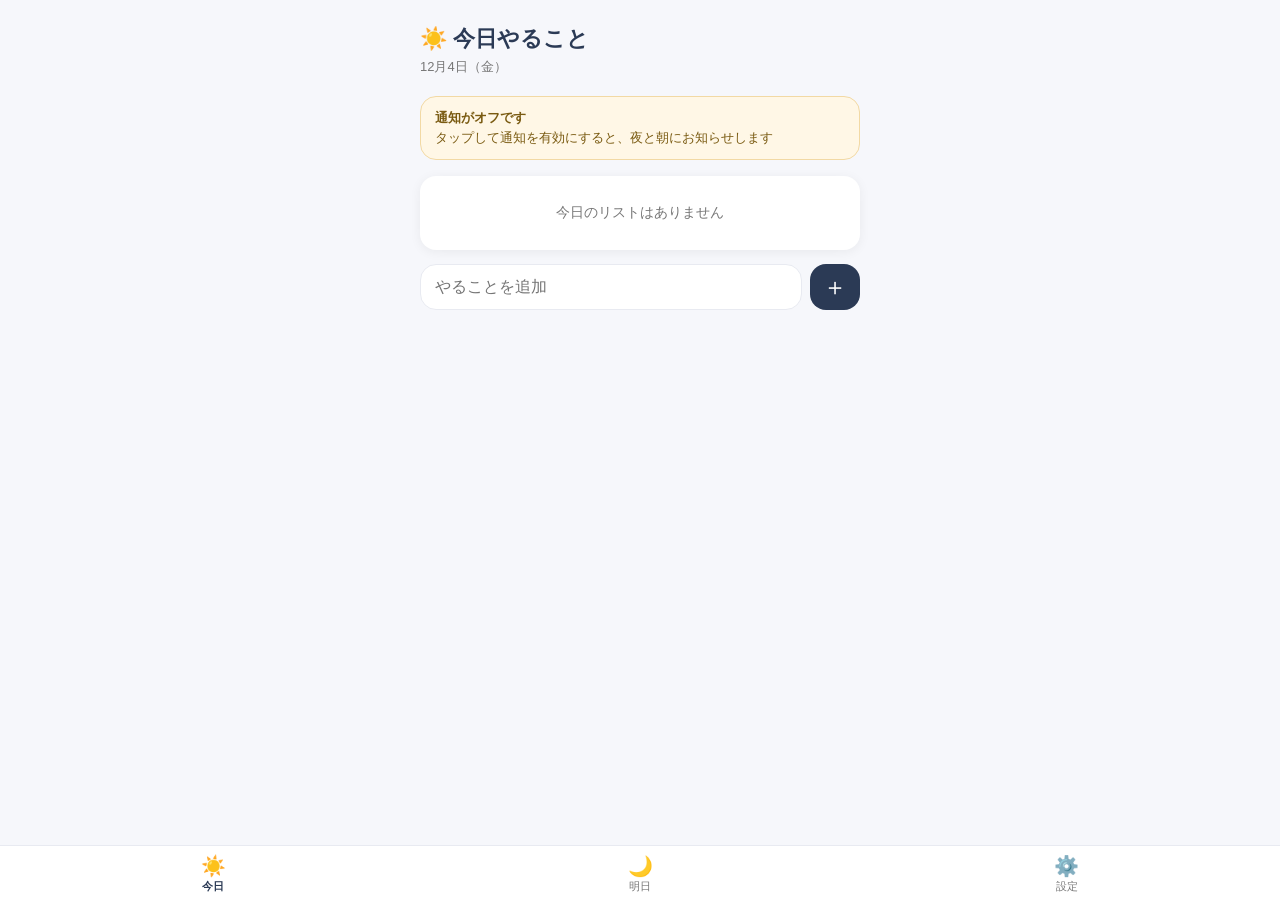
<file: todo/index.html>
<!DOCTYPE html>
<html lang="ja">
<head>
<meta charset="UTF-8">
<meta name="viewport" content="width=device-width, initial-scale=1.0, user-scalable=no">
<meta name="apple-mobile-web-app-capable" content="yes">
<meta name="apple-mobile-web-app-status-bar-style" content="default">
<meta name="apple-mobile-web-app-title" content="やること">
<meta name="theme-color" content="#2b3a55">
<title>あしたのやること</title>
<link rel="manifest" href="manifest.json">
<link rel="icon" href="icon-192.png">
<link rel="apple-touch-icon" href="icon-192.png">
<style>
  :root {
    --navy: #2b3a55;
    --navy-light: #46597e;
    --accent: #f4a817;
    --text: #1a1a2e;
    --text-sub: #777;
    --bg: #f6f7fb;
    --card: #ffffff;
    --line: #e8eaf1;
    --radius: 16px;
    --shadow: 0 2px 12px rgba(0,0,0,0.06);
  }
  * { box-sizing: border-box; margin: 0; padding: 0; -webkit-tap-highlight-color: transparent; }
  body {
    font-family: -apple-system, BlinkMacSystemFont, 'Hiragino Sans', 'Noto Sans JP', sans-serif;
    background: var(--bg); color: var(--text);
    min-height: 100dvh;
    padding-bottom: calc(64px + env(safe-area-inset-bottom));
  }

  .view { display: none; padding: 24px 20px 12px; max-width: 480px; margin: 0 auto; }
  .view.active { display: block; }

  .view-title { font-size: 22px; font-weight: 800; color: var(--navy); }
  .view-date { font-size: 13px; color: var(--text-sub); margin-top: 4px; margin-bottom: 20px; }

  /* ===== notification banner ===== */
  #perm-banner {
    display: none;
    background: #fff7e6; border: 1px solid #f2d9a4; border-radius: var(--radius);
    padding: 12px 14px; font-size: 13px; color: #7a5b12; margin-bottom: 16px;
    cursor: pointer;
  }
  #perm-banner b { display: block; margin-bottom: 2px; }

  /* ===== todo list ===== */
  .todo-list { background: var(--card); border-radius: var(--radius); box-shadow: var(--shadow); overflow: hidden; }
  .todo-item {
    display: flex; align-items: center; gap: 12px;
    padding: 14px 16px; border-bottom: 1px solid var(--line);
  }
  .todo-item:last-child { border-bottom: none; }
  .todo-check {
    width: 24px; height: 24px; flex-shrink: 0;
    border: 2px solid #c6cbda; border-radius: 50%;
    display: flex; align-items: center; justify-content: center;
    font-size: 14px; color: #fff; cursor: pointer;
  }
  .todo-item.done .todo-check { background: var(--navy-light); border-color: var(--navy-light); }
  .todo-text { flex: 1; font-size: 16px; word-break: break-word; }
  .todo-item.done .todo-text { color: var(--text-sub); text-decoration: line-through; }
  .todo-del {
    border: none; background: none; color: #c6cbda; font-size: 18px;
    padding: 4px 6px; cursor: pointer;
  }
  .empty { padding: 28px 16px; text-align: center; color: var(--text-sub); font-size: 14px; }

  .add-row { display: flex; gap: 8px; margin-top: 14px; }
  .add-row input {
    flex: 1; font-size: 16px; padding: 13px 14px;
    border: 1px solid var(--line); border-radius: var(--radius);
    background: var(--card); outline: none;
  }
  .add-row input:focus { border-color: var(--navy-light); }
  .add-row button {
    width: 50px; border: none; border-radius: var(--radius);
    background: var(--navy); color: #fff; font-size: 24px; cursor: pointer;
  }
  .add-row button:active { background: var(--navy-light); }

  .hint { font-size: 12px; color: var(--text-sub); margin-top: 14px; line-height: 1.7; }

  /* ===== settings ===== */
  .setting-card { background: var(--card); border-radius: var(--radius); box-shadow: var(--shadow); margin-bottom: 16px; }
  .setting-row {
    display: flex; align-items: center; justify-content: space-between;
    padding: 16px; border-bottom: 1px solid var(--line);
  }
  .setting-row:last-child { border-bottom: none; }
  .setting-label { font-size: 15px; }
  .setting-label small { display: block; font-size: 12px; color: var(--text-sub); margin-top: 2px; }
  .setting-row input[type="time"] {
    font-size: 18px; font-weight: 700; color: var(--navy);
    border: 1px solid var(--line); border-radius: 10px; padding: 6px 10px;
    background: var(--bg); outline: none;
  }
  #perm-status { font-size: 13px; color: var(--text-sub); }
  .btn-sub {
    border: 1px solid var(--line); background: var(--bg); color: var(--navy);
    font-size: 13px; font-weight: 600; padding: 8px 14px; border-radius: 10px; cursor: pointer;
  }
  .btn-main {
    border: none; background: var(--navy); color: #fff;
    font-size: 13px; font-weight: 600; padding: 9px 14px; border-radius: 10px; cursor: pointer;
  }

  /* ===== tab bar ===== */
  #tabbar {
    position: fixed; bottom: 0; left: 0; right: 0;
    display: flex; background: var(--card); border-top: 1px solid var(--line);
    padding-bottom: env(safe-area-inset-bottom);
  }
  #tabbar button {
    flex: 1; border: none; background: none; padding: 8px 0 6px;
    font-size: 11px; color: var(--text-sub); cursor: pointer;
    font-family: inherit;
  }
  #tabbar button .ico { display: block; font-size: 20px; margin-bottom: 1px; }
  #tabbar button.active { color: var(--navy); font-weight: 700; }
</style>
</head>
<body>

<main>
  <!-- 今日 -->
  <section class="view" id="view-today">
    <h1 class="view-title">☀️ 今日やること</h1>
    <p class="view-date" id="today-date"></p>
    <div id="perm-banner"><b>通知がオフです</b>タップして通知を有効にすると、夜と朝にお知らせします</div>
    <div class="todo-list" id="today-list"></div>
    <div class="add-row">
      <input type="text" id="today-input" placeholder="やることを追加" enterkeyhint="done">
      <button id="today-add">＋</button>
    </div>
  </section>

  <!-- 明日 -->
  <section class="view" id="view-tomorrow">
    <h1 class="view-title">🌙 明日の準備</h1>
    <p class="view-date" id="tomorrow-date"></p>
    <div class="todo-list" id="tomorrow-list"></div>
    <div class="add-row">
      <input type="text" id="tomorrow-input" placeholder="明日やることを追加" enterkeyhint="done">
      <button id="tomorrow-add">＋</button>
    </div>
    <p class="hint" id="tomorrow-hint"></p>
  </section>

  <!-- 設定 -->
  <section class="view" id="view-settings">
    <h1 class="view-title">設定</h1>
    <p class="view-date">通知の時間を決めてください</p>
    <div class="setting-card">
      <div class="setting-row">
        <div class="setting-label">🌙 夜の通知<small>明日のリストを作る時間</small></div>
        <input type="time" id="night-time">
      </div>
      <div class="setting-row">
        <div class="setting-label">☀️ 朝の通知<small>今日のリストを見る時間</small></div>
        <input type="time" id="morning-time">
      </div>
    </div>
    <div class="setting-card">
      <div class="setting-row">
        <div class="setting-label">通知<small id="perm-status"></small></div>
        <button class="btn-main" id="perm-btn">通知を有効にする</button>
      </div>
      <div class="setting-row">
        <div class="setting-label">時間ぴったり通知<small id="push-status"></small></div>
      </div>
      <div class="setting-row">
        <div class="setting-label">テスト通知<small>通知が届くか確認できます</small></div>
        <button class="btn-sub" id="test-btn">送信</button>
      </div>
    </div>
    <p class="hint">
      ・スマホのホーム画面にこのアプリを追加すると、通知が届きやすくなります。<br>
      ・ブラウザやアプリを完全に終了していると、通知が遅れたり届かないことがあります。
    </p>
  </section>
</main>

<nav id="tabbar">
  <button data-view="today"><span class="ico">☀️</span>今日</button>
  <button data-view="tomorrow"><span class="ico">🌙</span>明日</button>
  <button data-view="settings"><span class="ico">⚙️</span>設定</button>
</nav>

<script>
// ===== サーバー通知（Web Push）の設定 =====
const SUPABASE_URL = 'https://cihuqwuobvxwcaualnqm.supabase.co';
const SUPABASE_KEY = 'eyJhbGciOiJIUzI1NiIsInR5cCI6IkpXVCJ9.eyJpc3MiOiJzdXBhYmFzZSIsInJlZiI6ImNpaHVxd3VvYnZ4d2NhdWFsbnFtIiwicm9sZSI6ImFub24iLCJpYXQiOjE3ODQwNDgxMDksImV4cCI6MjA5OTYyNDEwOX0._6azXkdBZBOlTgJjoY883owzERciIwLNiCnKKRlaNoU';
const VAPID_PUBLIC_KEY = 'BO-4D_QEtm_L1X15NbV_CMu7S2S_JfotEtTJaC78HD9t52O9G_SMjtKHY-5blrcPO36GJ4mVgcTjHiIe64Y_bTY';

// ===== IndexedDB (service worker と共有) =====
function idb() {
  return new Promise((res, rej) => {
    const req = indexedDB.open('daily-todo', 1);
    req.onupgradeneeded = () => req.result.createObjectStore('kv');
    req.onsuccess = () => res(req.result);
    req.onerror = () => rej(req.error);
  });
}
async function kvGet(key) {
  const db = await idb();
  return new Promise((res, rej) => {
    const r = db.transaction('kv').objectStore('kv').get(key);
    r.onsuccess = () => res(r.result);
    r.onerror = () => rej(r.error);
  });
}
async function kvSet(key, val) {
  const db = await idb();
  return new Promise((res, rej) => {
    const r = db.transaction('kv', 'readwrite').objectStore('kv').put(val, key);
    r.onsuccess = () => res();
    r.onerror = () => rej(r.error);
  });
}

// ===== 日付 =====
// 深夜3時までは「前日」として扱う（夜ふかし中に日付が変わっても「明日」がずれないように）
function dayKey(offsetDays = 0) {
  const d = new Date(Date.now() - 3 * 3600 * 1000 + offsetDays * 86400000);
  return `${d.getFullYear()}-${String(d.getMonth() + 1).padStart(2, '0')}-${String(d.getDate()).padStart(2, '0')}`;
}
function fmtDate(key) {
  const [y, m, d] = key.split('-').map(Number);
  const w = ['日', '月', '火', '水', '木', '金', '土'][new Date(y, m - 1, d).getDay()];
  return `${m}月${d}日（${w}）`;
}
function hmNow() {
  const n = new Date();
  return `${String(n.getHours()).padStart(2, '0')}:${String(n.getMinutes()).padStart(2, '0')}`;
}

// ===== 状態 =====
let settings = { night: '21:00', morning: '07:00' };
let lists = {};

async function load() {
  settings = (await kvGet('settings')) || settings;
  lists = (await kvGet('lists')) || {};
  // 初回起動時：すでに過ぎている時刻の通知が即座に鳴らないように
  if ((await kvGet('notified')) === undefined) await markPastAsNotified();
  // 過ぎた日のリストは消す
  const today = dayKey();
  let changed = false;
  for (const k of Object.keys(lists)) {
    if (k < today) { delete lists[k]; changed = true; }
  }
  if (changed) await kvSet('lists', lists);
}

// ===== 描画 =====
function renderList(dateKey, listEl, emptyText) {
  const items = lists[dateKey] || [];
  listEl.innerHTML = '';
  if (items.length === 0) {
    listEl.innerHTML = `<div class="empty">${emptyText}</div>`;
    return;
  }
  items.forEach((item, i) => {
    const row = document.createElement('div');
    row.className = 'todo-item' + (item.done ? ' done' : '');
    row.innerHTML = `
      <div class="todo-check">${item.done ? '✓' : ''}</div>
      <div class="todo-text"></div>
      <button class="todo-del">✕</button>`;
    row.querySelector('.todo-text').textContent = item.text;
    row.querySelector('.todo-check').onclick = async () => {
      item.done = !item.done;
      await kvSet('lists', lists);
      render();
    };
    row.querySelector('.todo-del').onclick = async () => {
      items.splice(i, 1);
      await kvSet('lists', lists);
      render();
    };
    listEl.appendChild(row);
  });
}

function render() {
  const today = dayKey(), tomorrow = dayKey(1);
  document.getElementById('today-date').textContent = fmtDate(today);
  document.getElementById('tomorrow-date').textContent = fmtDate(tomorrow);
  document.getElementById('tomorrow-hint').textContent =
    `このリストは 明日の朝 ${settings.morning} に通知でお知らせします。`;
  renderList(today, document.getElementById('today-list'), '今日のリストはありません');
  renderList(tomorrow, document.getElementById('tomorrow-list'), `夜 ${settings.night} の通知から作れます。今すぐ追加してもOK`);
  document.getElementById('night-time').value = settings.night;
  document.getElementById('morning-time').value = settings.morning;
  renderPermission();
}

function renderPermission() {
  const status = document.getElementById('perm-status');
  const btn = document.getElementById('perm-btn');
  const banner = document.getElementById('perm-banner');
  const pushStatus = document.getElementById('push-status');
  pushStatus.textContent = {
    on: 'オン（アプリを閉じていても届きます）',
    error: '接続エラー（次にアプリを開いたとき再試行します）',
    unsupported: 'この環境では利用できません',
    off: '通知を有効にすると自動で設定されます'
  }[pushState];
  if (!('Notification' in window)) {
    status.textContent = 'このブラウザは通知に対応していません';
    btn.style.display = 'none';
    return;
  }
  if (Notification.permission === 'granted') {
    status.textContent = 'オン';
    btn.style.display = 'none';
    banner.style.display = 'none';
  } else if (Notification.permission === 'denied') {
    status.textContent = 'ブロック中（ブラウザの設定から許可してください）';
    btn.style.display = 'none';
    banner.style.display = 'block';
  } else {
    status.textContent = 'オフ';
    btn.style.display = '';
    banner.style.display = 'block';
  }
}

// ===== タブ =====
function showView(name) {
  document.querySelectorAll('.view').forEach(v => v.classList.toggle('active', v.id === 'view-' + name));
  document.querySelectorAll('#tabbar button').forEach(b => b.classList.toggle('active', b.dataset.view === name));
}
document.querySelectorAll('#tabbar button').forEach(b => b.onclick = () => showView(b.dataset.view));

// ===== 追加 =====
function setupAdd(inputId, btnId, offsetDays) {
  const input = document.getElementById(inputId);
  const add = async () => {
    const text = input.value.trim();
    if (!text) return;
    const key = dayKey(offsetDays);
    (lists[key] = lists[key] || []).push({ text, done: false });
    input.value = '';
    await kvSet('lists', lists);
    render();
    input.focus();
  };
  document.getElementById(btnId).onclick = add;
  input.addEventListener('keydown', e => { if (e.key === 'Enter') add(); });
}
setupAdd('today-input', 'today-add', 0);
setupAdd('tomorrow-input', 'tomorrow-add', 1);

// ===== 設定変更 =====
async function saveSettings() {
  settings.night = document.getElementById('night-time').value || '21:00';
  settings.morning = document.getElementById('morning-time').value || '07:00';
  await kvSet('settings', settings);
  // すでに過ぎた時間に変更したら、今日は鳴らさない（明日から）
  await markPastAsNotified();
  await syncPush(); // サーバー側の通知時刻も更新
  render();
}
document.getElementById('night-time').onchange = saveSettings;
document.getElementById('morning-time').onchange = saveSettings;

async function markPastAsNotified() {
  const notified = (await kvGet('notified')) || {};
  const today = dayKey(), now = hmNow();
  if (settings.night <= now) notified.night = today;
  if (settings.morning <= now) notified.morning = today;
  await kvSet('notified', notified);
}

// ===== 通知 =====
document.getElementById('perm-btn').onclick = requestPermission;
document.getElementById('perm-banner').onclick = () => {
  if (Notification.permission === 'default') requestPermission();
  else showView('settings');
};

async function requestPermission() {
  const result = await Notification.requestPermission();
  if (result === 'granted') {
    await markPastAsNotified(); // 有効化した瞬間に過去分が鳴らないように
    await registerPeriodicSync();
    await syncPush();
  }
  renderPermission();
}

// ===== サーバー通知（Web Push）：閉じていても時間ぴったりに届く =====
let pushState = 'off'; // off | on | error | unsupported

function urlBase64ToUint8Array(base64) {
  const padding = '='.repeat((4 - (base64.length % 4)) % 4);
  const raw = atob((base64 + padding).replace(/-/g, '+').replace(/_/g, '/'));
  return Uint8Array.from([...raw].map(c => c.charCodeAt(0)));
}

// 次にその時刻が来る日時（過ぎていたら明日）
function nextOccurrence(hm) {
  const [h, m] = hm.split(':').map(Number);
  const d = new Date();
  d.setHours(h, m, 0, 0);
  if (d <= new Date()) d.setDate(d.getDate() + 1);
  return d;
}

async function syncPush() {
  if (!('Notification' in window) || Notification.permission !== 'granted') return;
  if (!('PushManager' in window)) { pushState = 'unsupported'; renderPermission(); return; }
  try {
    const reg = await navigator.serviceWorker.ready;
    const sub = await reg.pushManager.subscribe({
      userVisibleOnly: true,
      applicationServerKey: urlBase64ToUint8Array(VAPID_PUBLIC_KEY)
    });
    const j = sub.toJSON();
    const res = await fetch(SUPABASE_URL + '/rest/v1/push_subscriptions?on_conflict=endpoint', {
      method: 'POST',
      headers: {
        'apikey': SUPABASE_KEY,
        'Authorization': 'Bearer ' + SUPABASE_KEY,
        'Content-Type': 'application/json',
        'Prefer': 'resolution=merge-duplicates,return=minimal'
      },
      body: JSON.stringify({
        endpoint: sub.endpoint,
        p256dh: j.keys.p256dh,
        auth: j.keys.auth,
        next_night_at: nextOccurrence(settings.night).toISOString(),
        next_morning_at: nextOccurrence(settings.morning).toISOString(),
        updated_at: new Date().toISOString()
      })
    });
    pushState = res.ok ? 'on' : 'error';
  } catch (e) {
    pushState = 'error';
  }
  renderPermission();
}

async function registerPeriodicSync() {
  try {
    const reg = await navigator.serviceWorker.ready;
    if ('periodicSync' in reg) {
      await reg.periodicSync.register('todo-check', { minInterval: 60 * 60 * 1000 });
    }
  } catch (e) { /* 非対応なら無視 */ }
}

document.getElementById('test-btn').onclick = async () => {
  if (Notification.permission !== 'granted') { await requestPermission(); }
  if (Notification.permission !== 'granted') return;
  const reg = await navigator.serviceWorker.ready;
  reg.showNotification('テスト通知', {
    body: '通知はこのように届きます',
    icon: './icon-192.png',
    badge: './icon-192.png'
  });
};

// service worker に時間チェックを依頼（開いている間は30秒ごと）
async function sendCheck() {
  if (!('Notification' in window) || Notification.permission !== 'granted') return;
  try {
    const reg = await navigator.serviceWorker.ready;
    reg.active && reg.active.postMessage('check');
  } catch (e) {}
}
setInterval(sendCheck, 30 * 1000);
document.addEventListener('visibilitychange', async () => {
  if (!document.hidden) { await load(); render(); sendCheck(); syncPush(); }
});

// ===== 起動 =====
(async () => {
  if ('serviceWorker' in navigator) {
    navigator.serviceWorker.register('./sw.js');
  }
  await load();
  render();

  // 通知タップで開いたときの画面切り替え（?view=tomorrow / today）
  const view = new URLSearchParams(location.search).get('view');
  showView(view === 'tomorrow' || view === 'settings' ? view : 'today');

  if (Notification.permission === 'granted') registerPeriodicSync();
  sendCheck();
  syncPush();
})();
</script>
</body>
</html>
</file>
